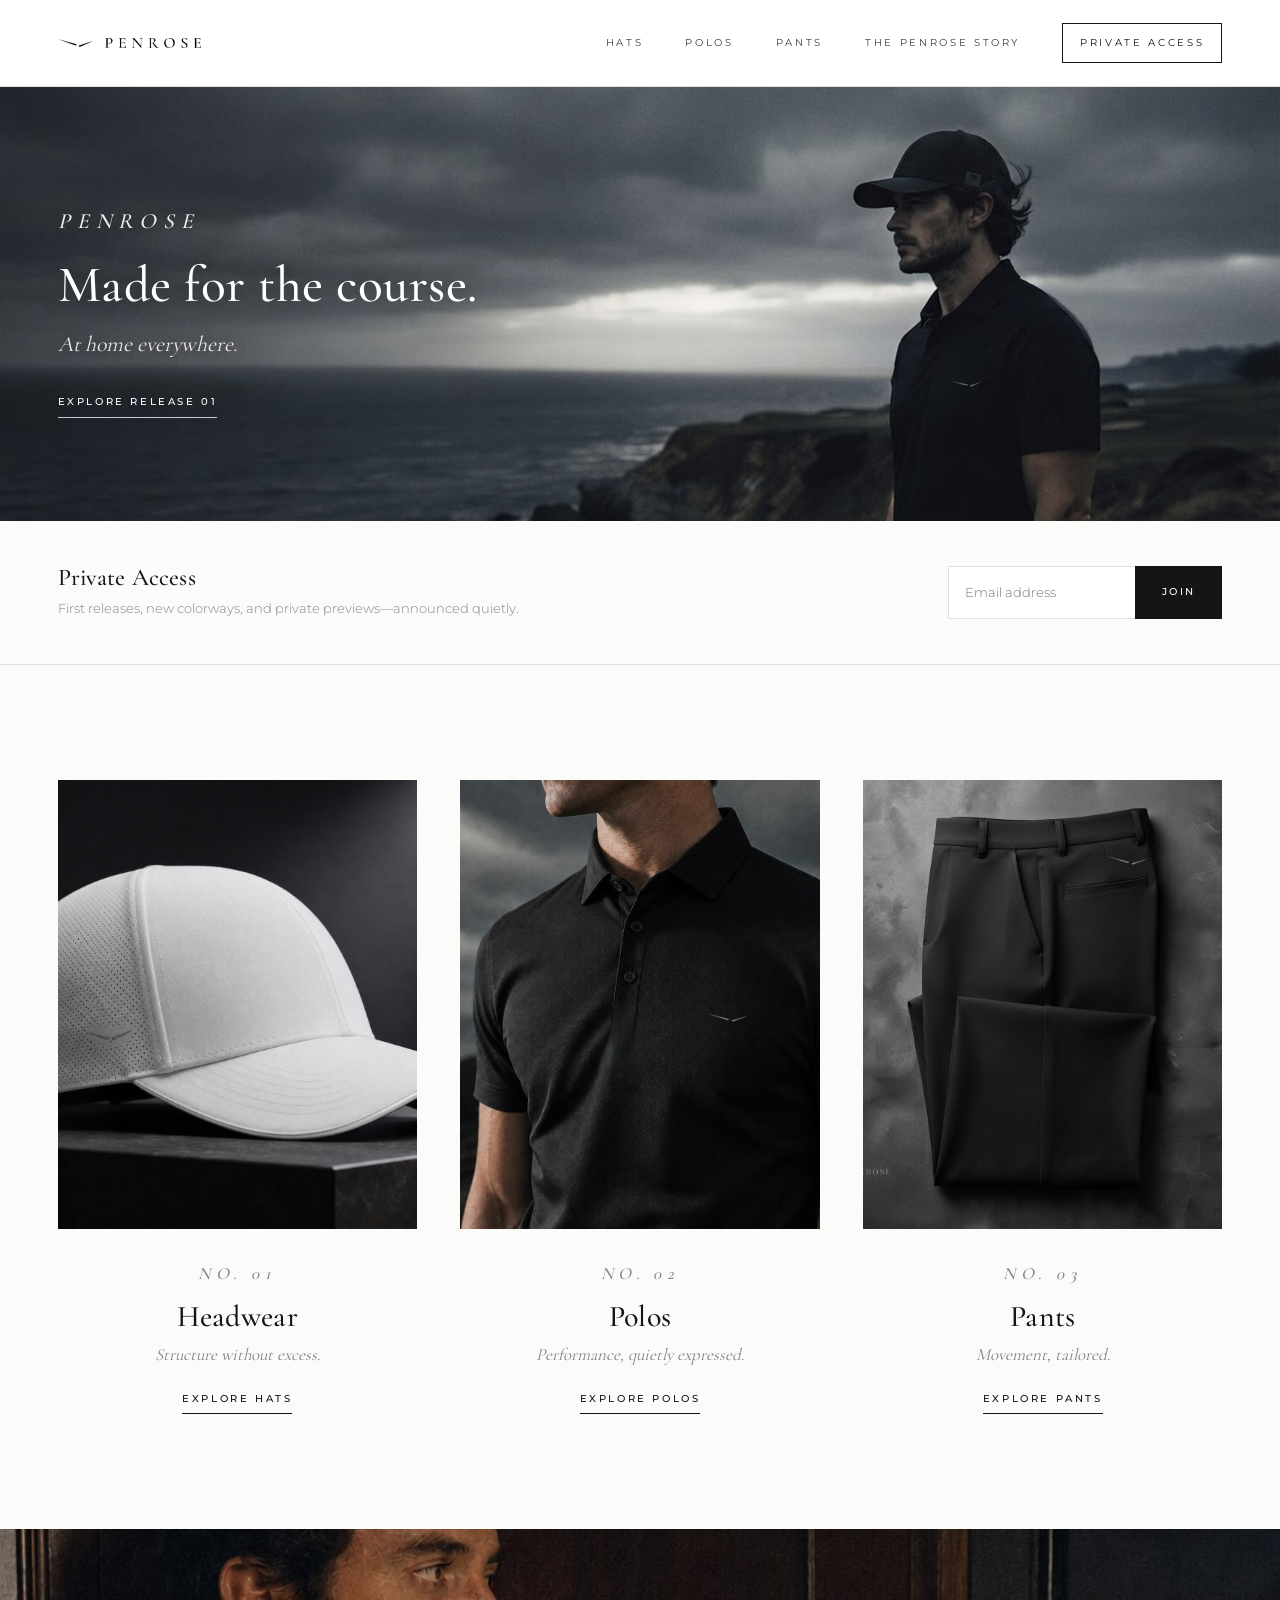
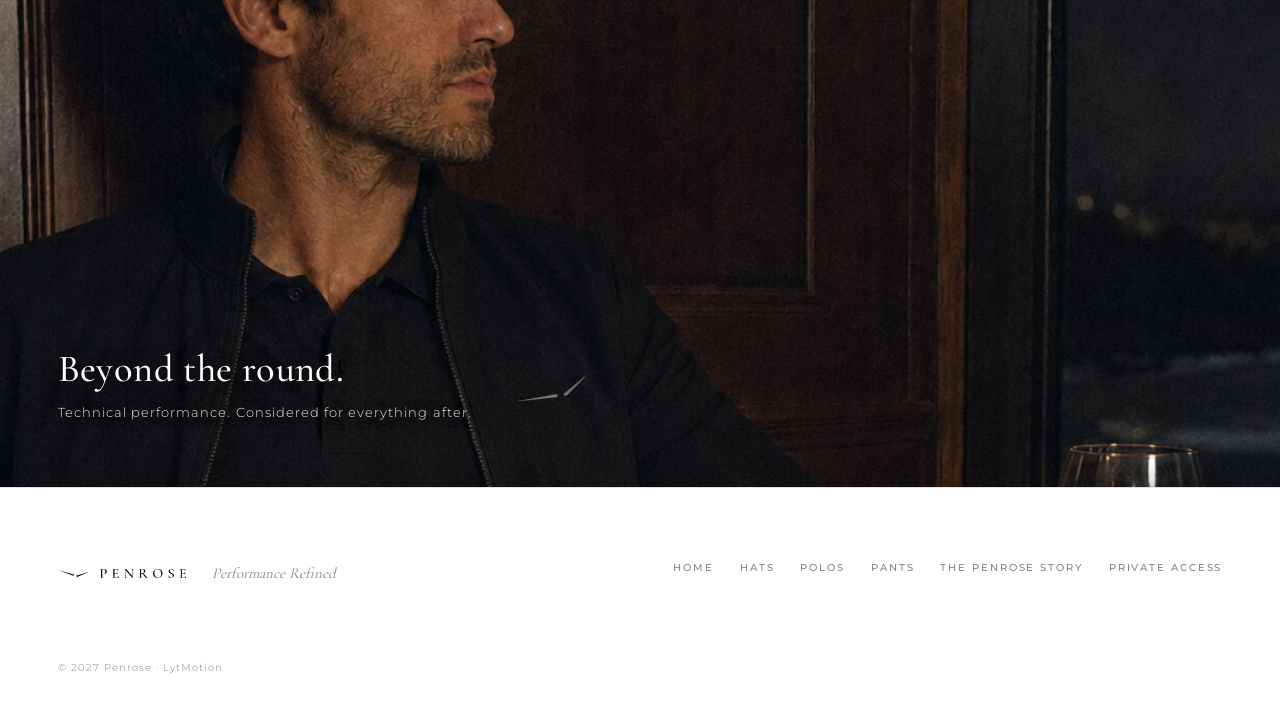
<file: penrose-atelier-final/index.html>
<!doctype html><html lang="en"><head><script>document.documentElement.classList.add("js")</script><meta charset="utf-8"><meta name="viewport" content="width=device-width,initial-scale=1"><title>PENROSE — Made for the course. At home everywhere.</title><meta name="description" content="Luxury golf-performance apparel. Coastal European elegance, private-club restraint."><link rel="stylesheet" href="assets/css/style.css"></head><body><header class="nav"><div class="nav-inner"><a class="brand" href="index.html"><img class="wing" src="assets/img/penrose-wing-master.svg" alt=""><img class="wordmark" src="assets/img/penrose-wordmark-master.png" alt="PENROSE"></a><button class="menu-btn" aria-expanded="false">Menu</button><nav class="nav-links"><a href="hats.html">Hats</a><a href="polos.html">Polos</a><a href="pants.html">Pants</a><a href="story.html">The Penrose Story</a><a class="nav-access" href="access.html">Private Access</a></nav></div></header><main>
<section class="banner"><img src="assets/img/editorial-model.jpg" alt="A Penrose golfer above a coastal links, standing to the right of frame">
<div class="banner-copy"><p class="eyebrow">Penrose</p><h1>Made for the course.</h1><p>At home everywhere.</p>
<a class="tlink" href="polos.html">Explore Release 01</a></div></section>
<section class="access-strip"><div class="access-inner"><div><h2>Private Access</h2><p class="note">First releases, new colorways, and private previews—announced quietly.</p></div><form class="access-form" action="/api/access" method="post"><input type="email" name="email" placeholder="Email address" autocomplete="email" required aria-label="Email address"><button type="submit">Join</button></form></div></section>
<section class="cats reveal">
<a class="cat" href="hats.html"><figure><img src="assets/img/cap-white.png" alt="Penrose cap in white, studio still life"></figure>
<div class="cat-body"><p class="eyebrow">No. 01</p><h2>Headwear</h2><p>Structure without excess.</p><span class="tlink">Explore Hats</span></div></a>
<a class="cat" href="polos.html"><figure><img src="assets/img/detail-collar.jpg" alt="Penrose polo worn, collar detail" style="object-position:center 20%"></figure>
<div class="cat-body"><p class="eyebrow">No. 02</p><h2>Polos</h2><p>Performance, quietly expressed.</p><span class="tlink">Explore Polos</span></div></a>
<a class="cat" href="pants.html"><figure><img src="assets/img/trouser.jpg" alt="Penrose performance pant, folded still life"></figure>
<div class="cat-body"><p class="eyebrow">No. 03</p><h2>Pants</h2><p>Movement, tailored.</p><span class="tlink">Explore Pants</span></div></a>
</section>
<section class="statement reveal"><img src="assets/img/dinner.jpg" alt="After the round — dinner at a coastal club" style="object-position:center 30%">
<div class="statement-copy"><h2>Beyond the round.</h2><p>Technical performance. Considered for everything after.</p></div></section>
</main><footer><div class="foot-inner"><div class="foot-brand"><img class="wing" src="assets/img/penrose-wing-master.svg" alt=""><img class="wordmark" src="assets/img/penrose-wordmark-master.png" alt="PENROSE"><p>Performance Refined</p></div><nav class="foot-nav"><a href="index.html">Home</a><a href="hats.html">Hats</a><a href="polos.html">Polos</a><a href="pants.html">Pants</a><a href="story.html">The Penrose Story</a><a href="access.html">Private Access</a></nav></div><p class="foot-legal">© 2027 Penrose · LytMotion</p></footer><script src="assets/js/site.js"></script></body></html>
</file>
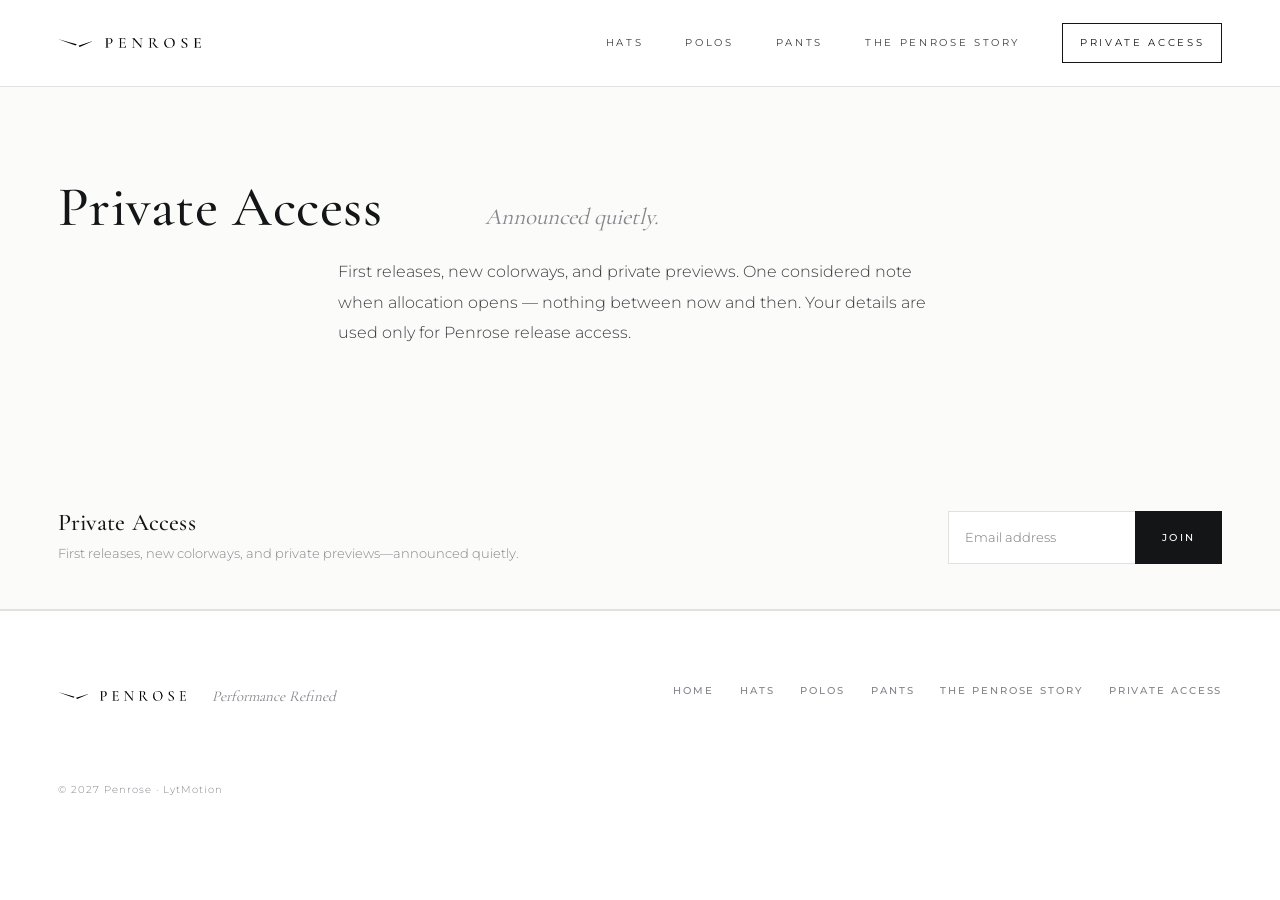
<file: penrose-atelier-final/access.html>
<!doctype html><html lang="en"><head><script>document.documentElement.classList.add("js")</script><meta charset="utf-8"><meta name="viewport" content="width=device-width,initial-scale=1"><title>Private Access — PENROSE</title><meta name="description" content="Join the Penrose private list. First releases and previews, announced quietly."><link rel="stylesheet" href="assets/css/style.css"></head><body><header class="nav"><div class="nav-inner"><a class="brand" href="index.html"><img class="wing" src="assets/img/penrose-wing-master.svg" alt=""><img class="wordmark" src="assets/img/penrose-wordmark-master.png" alt="PENROSE"></a><button class="menu-btn" aria-expanded="false">Menu</button><nav class="nav-links"><a href="hats.html">Hats</a><a href="polos.html">Polos</a><a href="pants.html">Pants</a><a href="story.html">The Penrose Story</a><a class="nav-access" href="access.html">Private Access</a></nav></div></header><main>
<section class="intro" style="padding-bottom:10px"><h1>Private Access</h1><p class="lede">Announced quietly.</p></section>
<section class="prose" style="padding-top:10px">
<p>First releases, new colorways, and private previews. One considered note when allocation opens — nothing between now and then. Your details are used only for Penrose release access.</p>
</section>
<section class="access-strip"><div class="access-inner"><div><h2>Private Access</h2><p class="note">First releases, new colorways, and private previews—announced quietly.</p></div><form class="access-form" action="/api/access" method="post"><input type="email" name="email" placeholder="Email address" autocomplete="email" required aria-label="Email address"><button type="submit">Join</button></form></div></section>
</main><footer><div class="foot-inner"><div class="foot-brand"><img class="wing" src="assets/img/penrose-wing-master.svg" alt=""><img class="wordmark" src="assets/img/penrose-wordmark-master.png" alt="PENROSE"><p>Performance Refined</p></div><nav class="foot-nav"><a href="index.html">Home</a><a href="hats.html">Hats</a><a href="polos.html">Polos</a><a href="pants.html">Pants</a><a href="story.html">The Penrose Story</a><a href="access.html">Private Access</a></nav></div><p class="foot-legal">© 2027 Penrose · LytMotion</p></footer><script src="assets/js/site.js"></script></body></html>
</file>
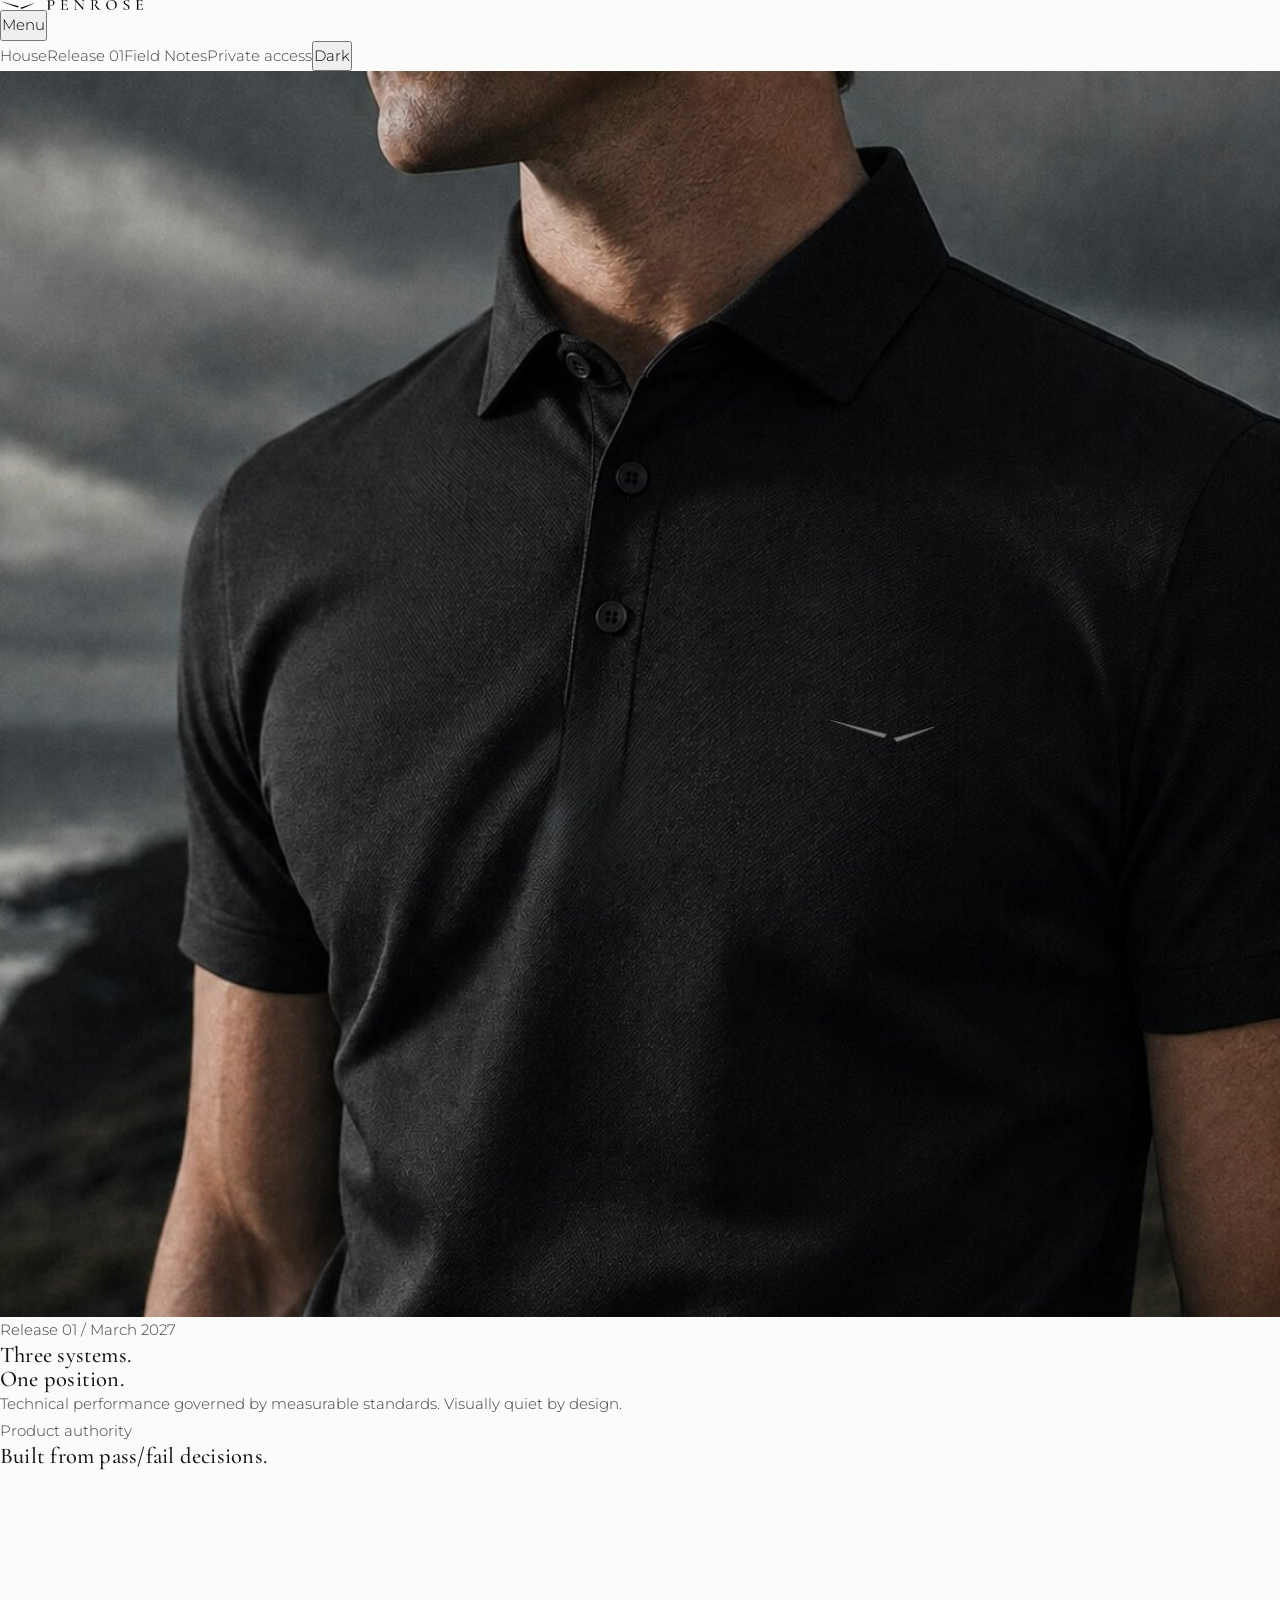
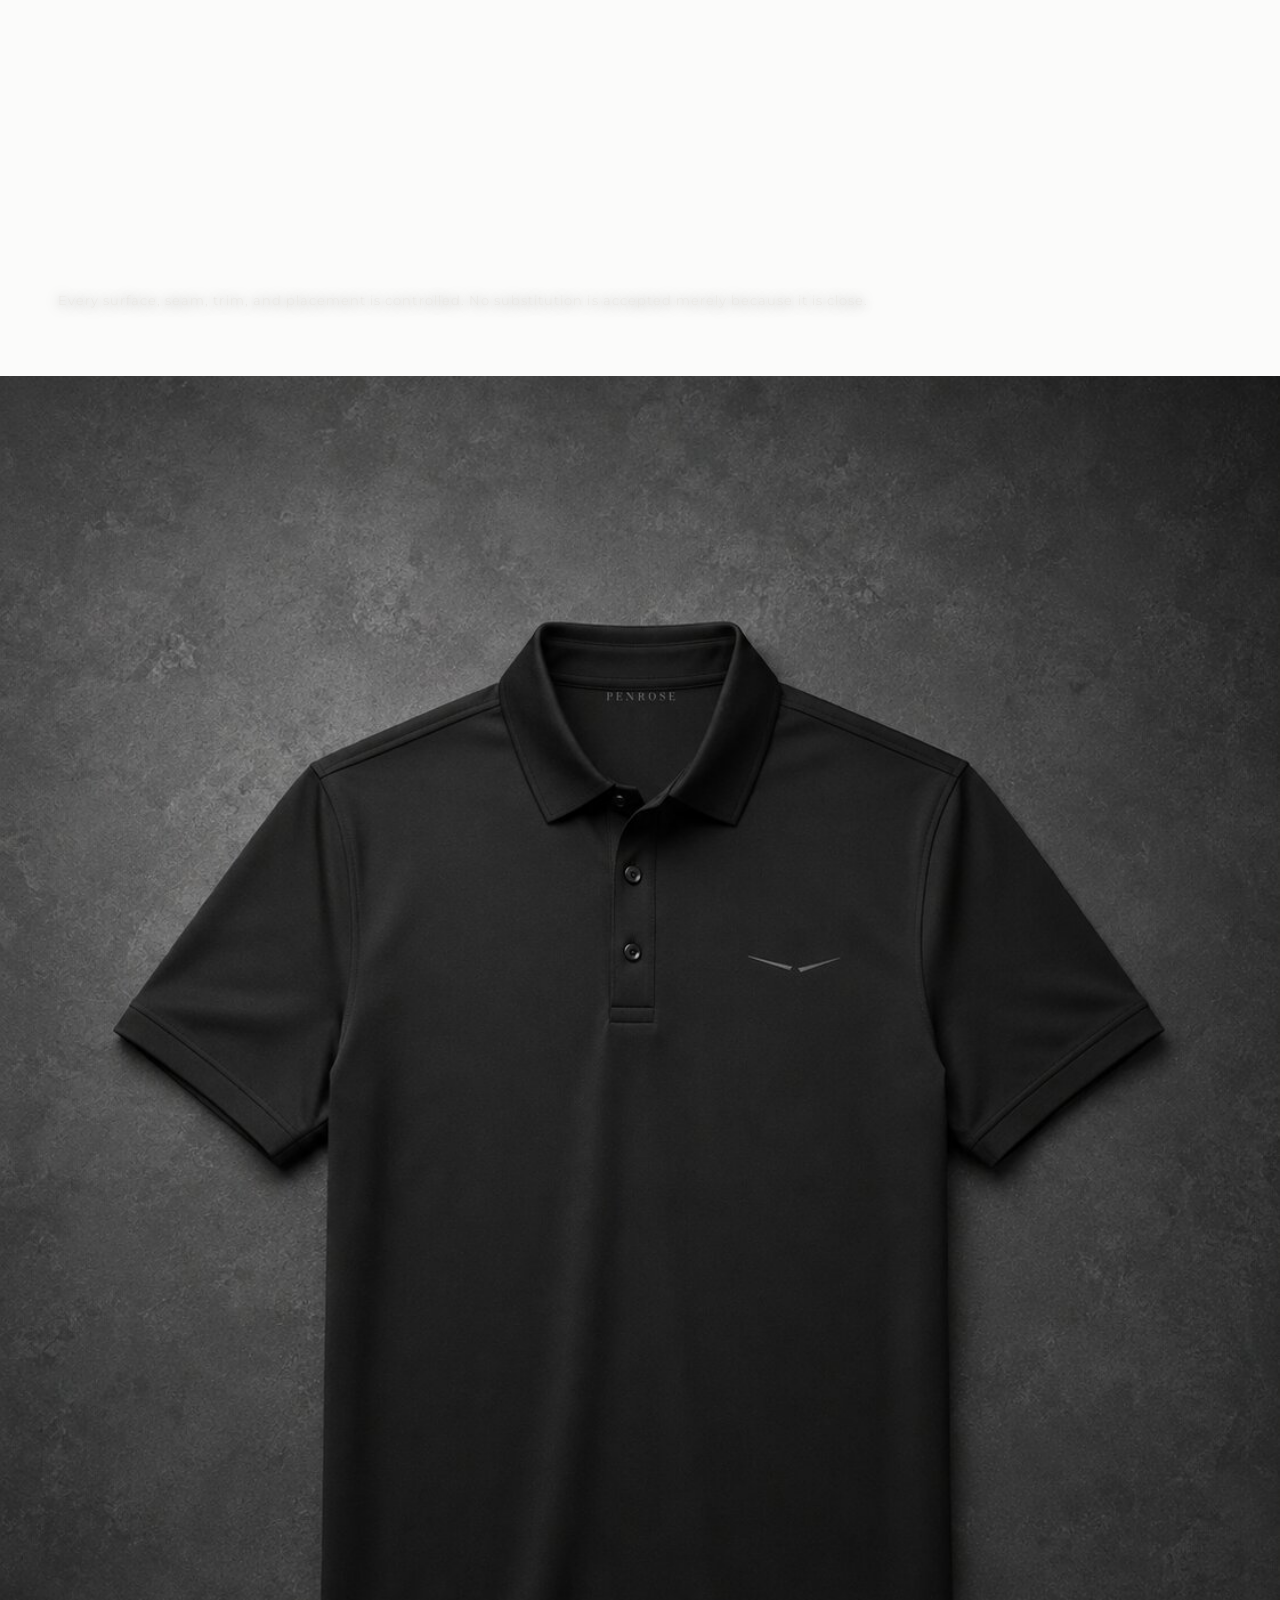
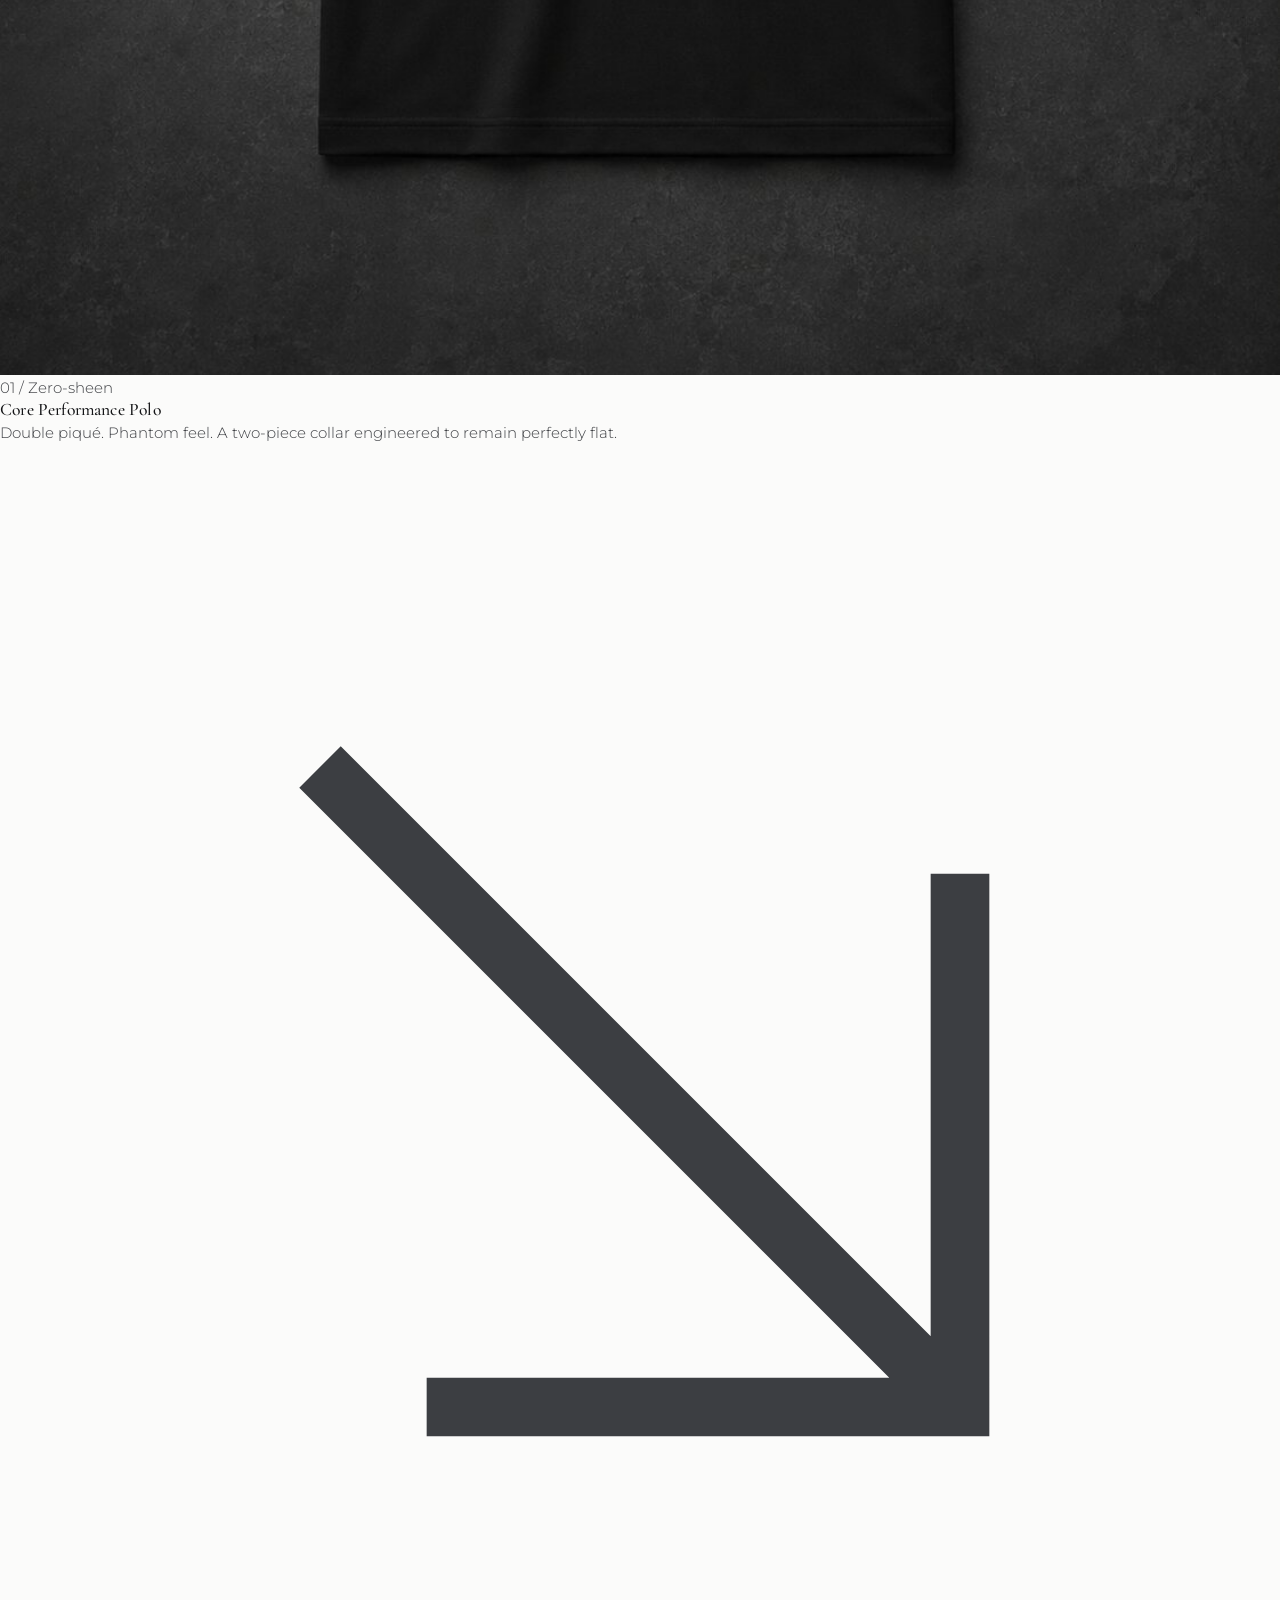
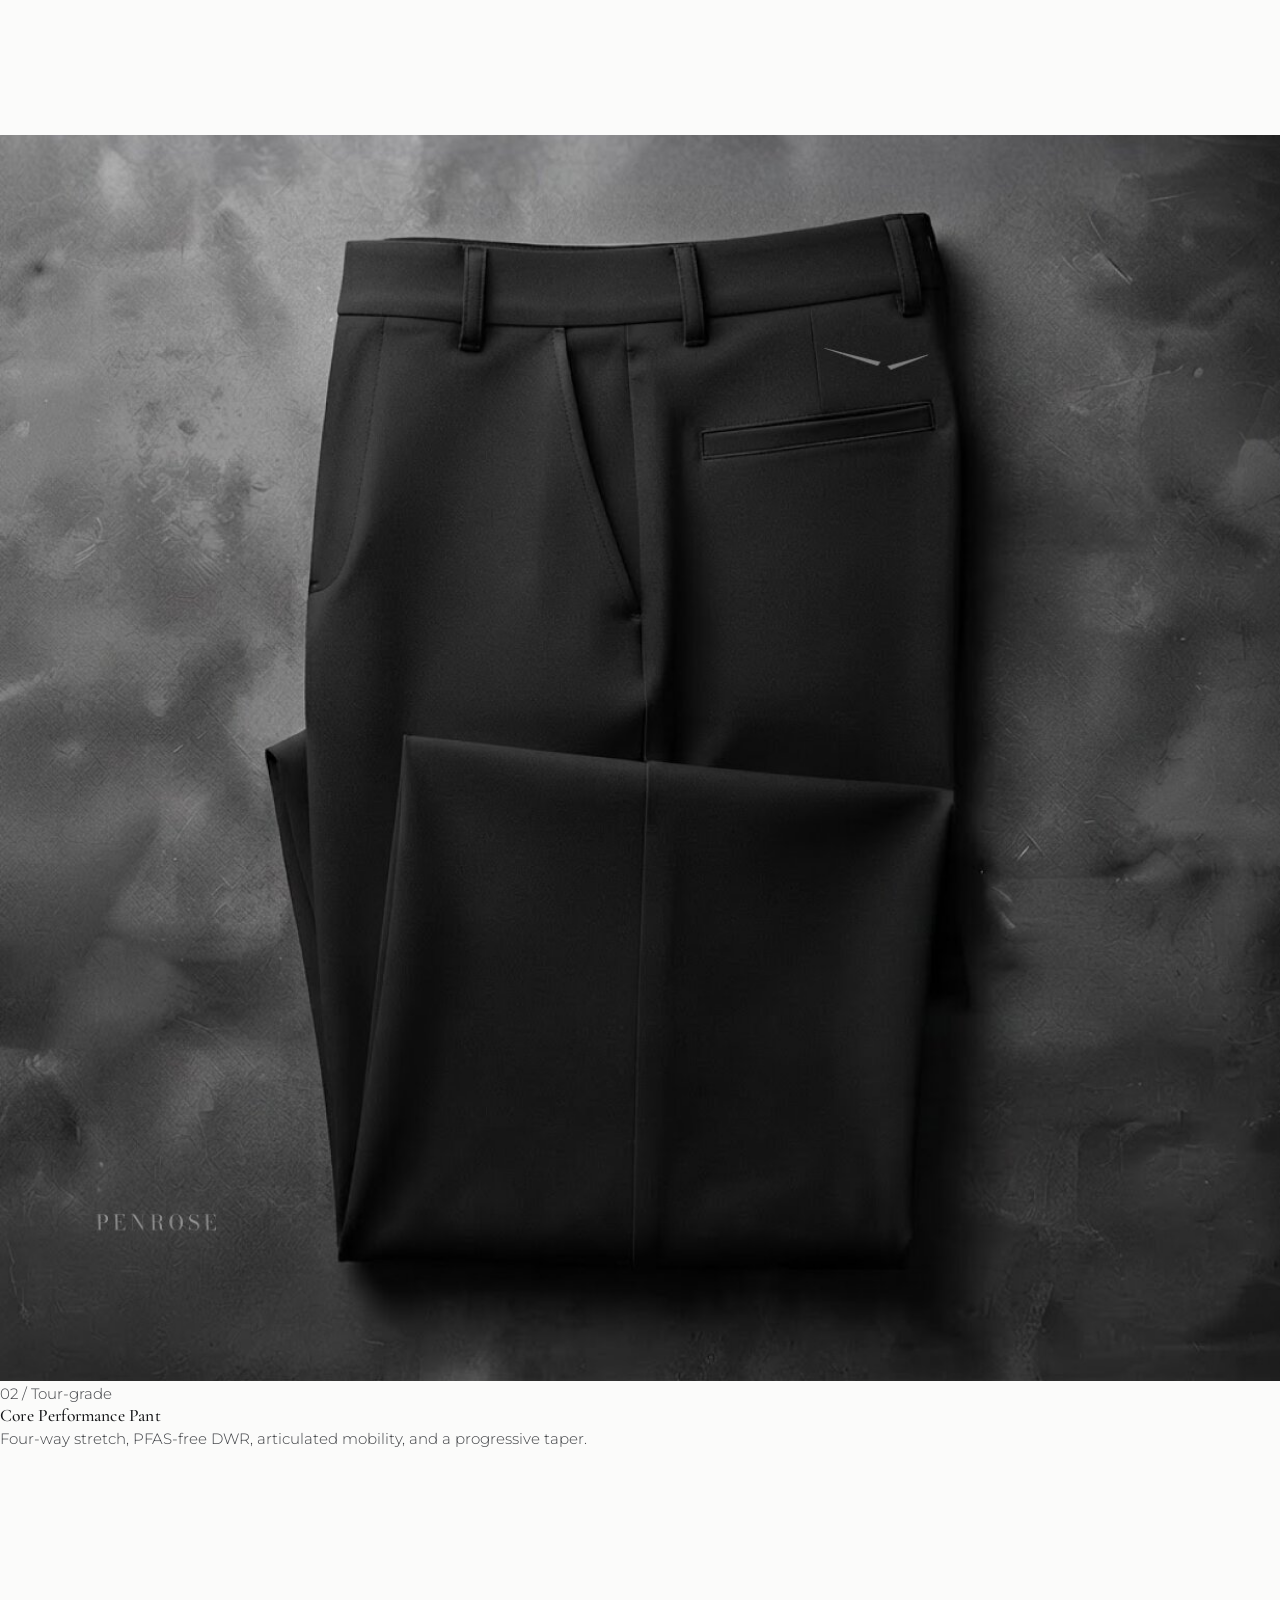
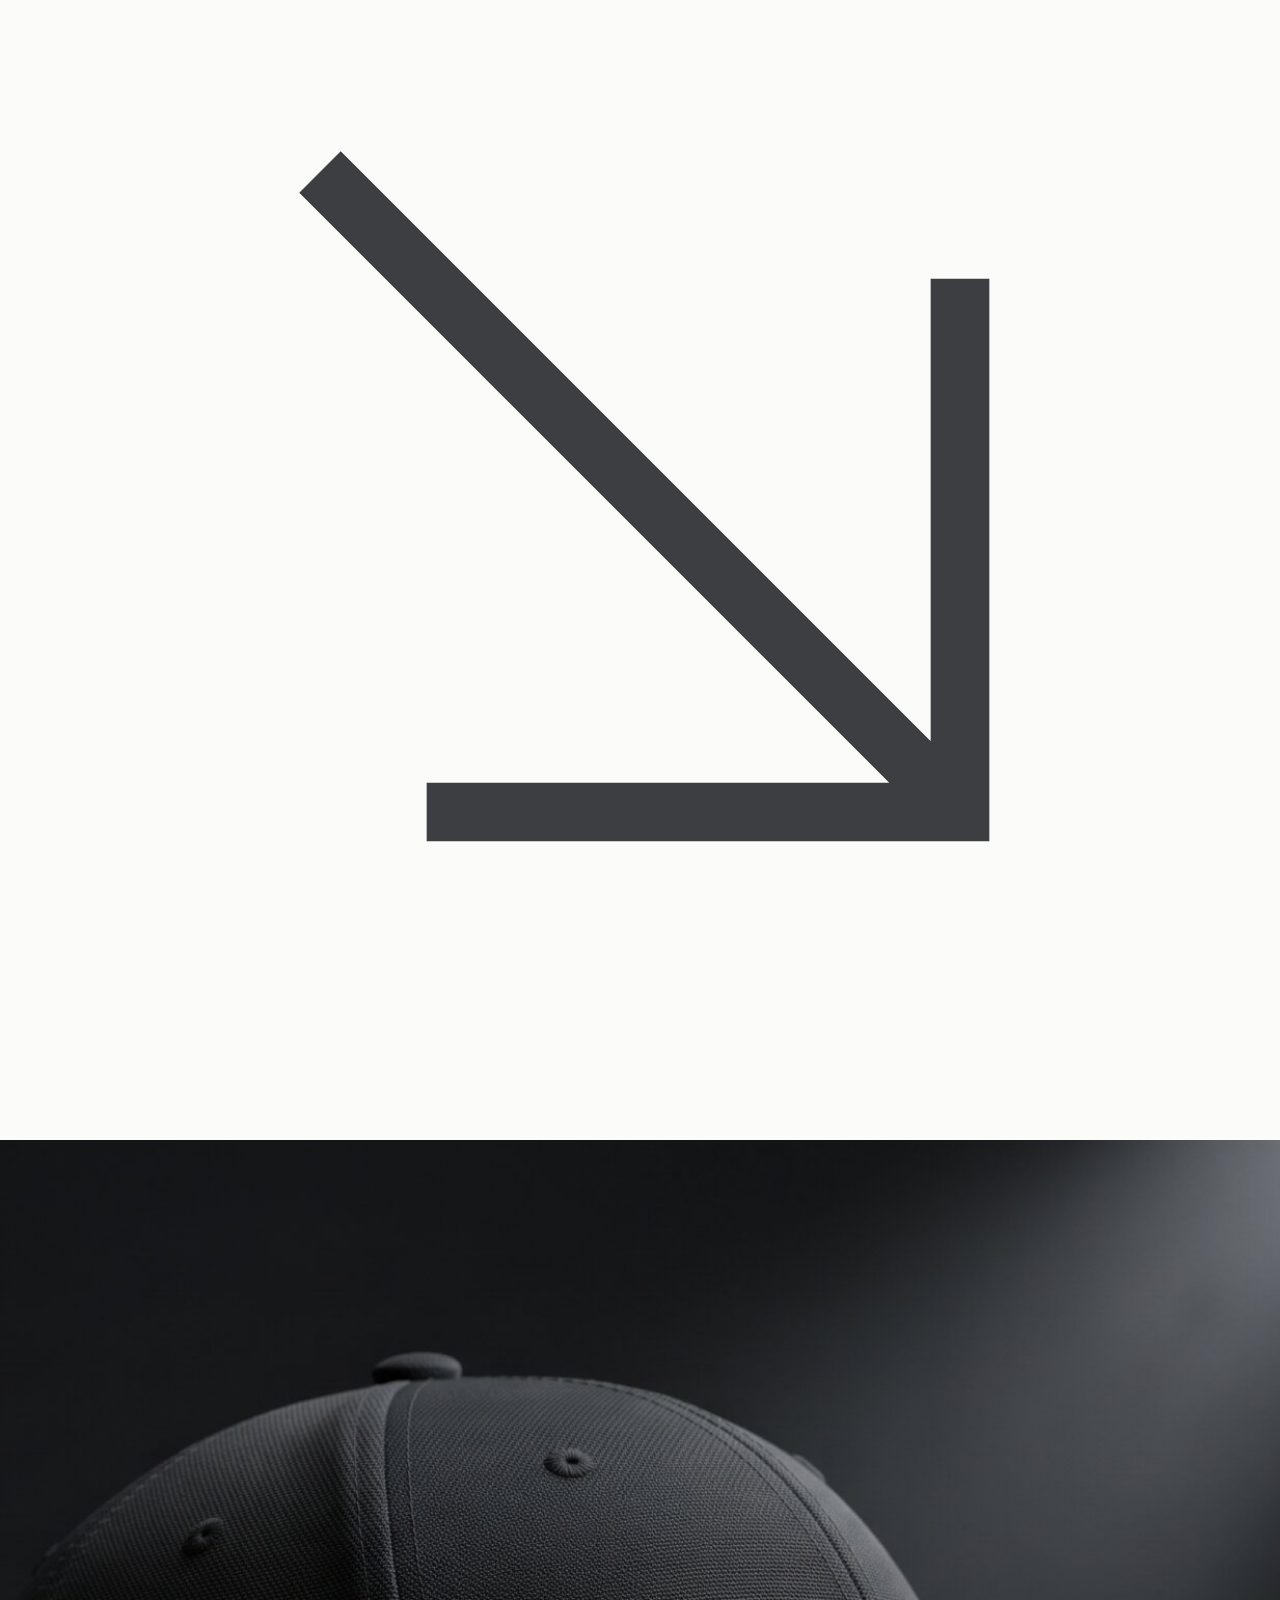
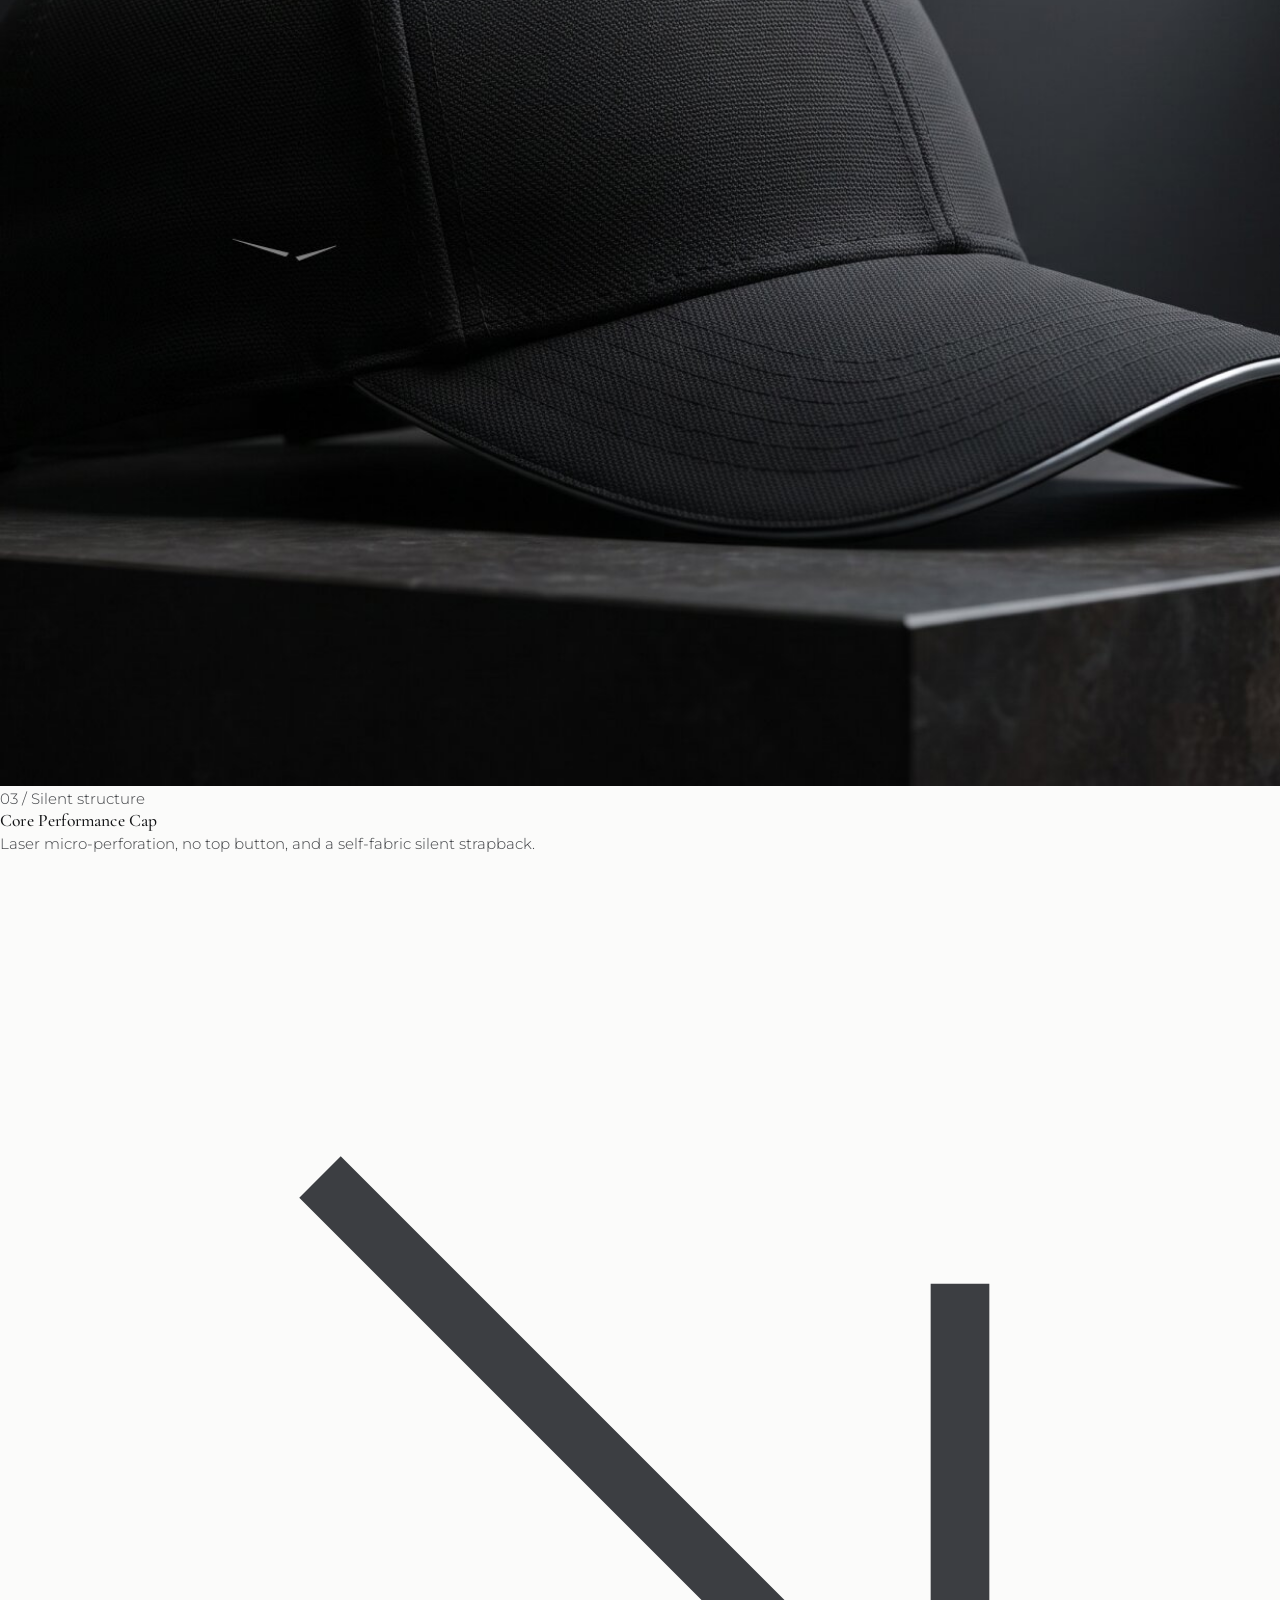
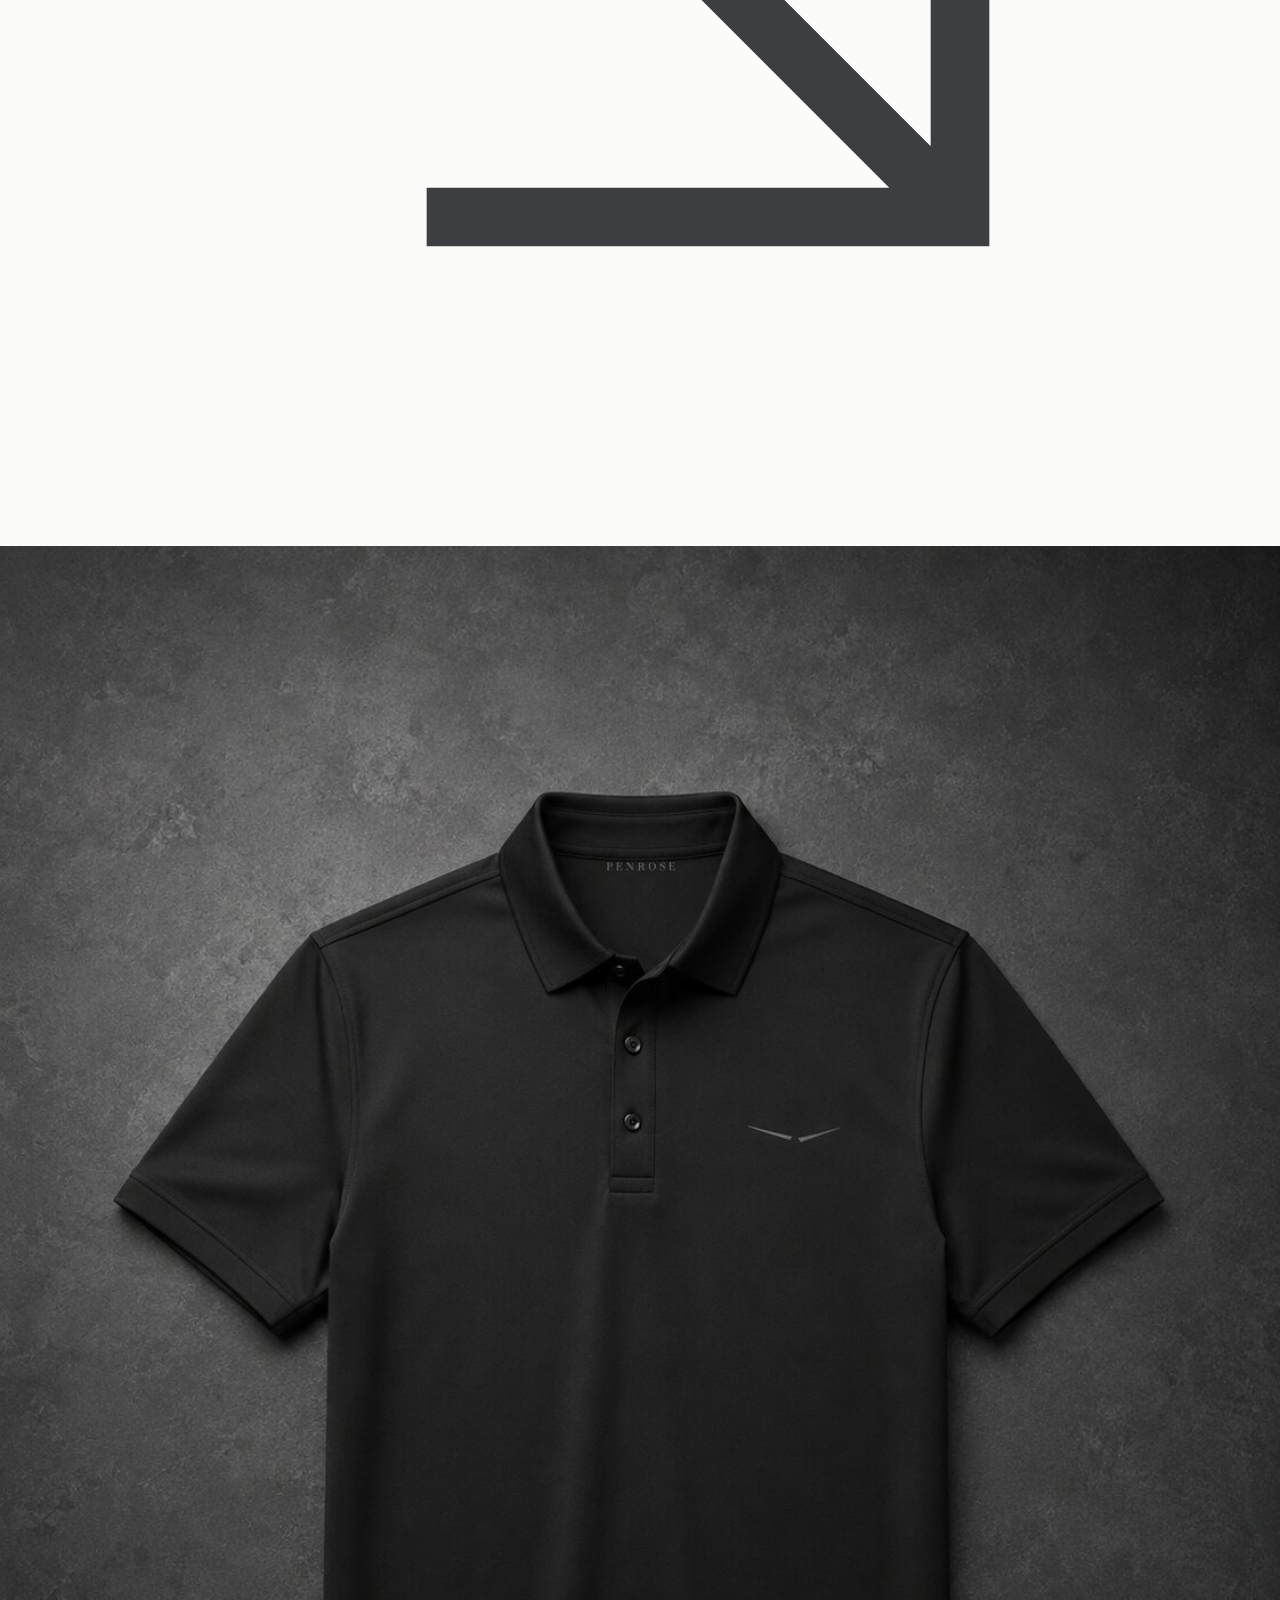
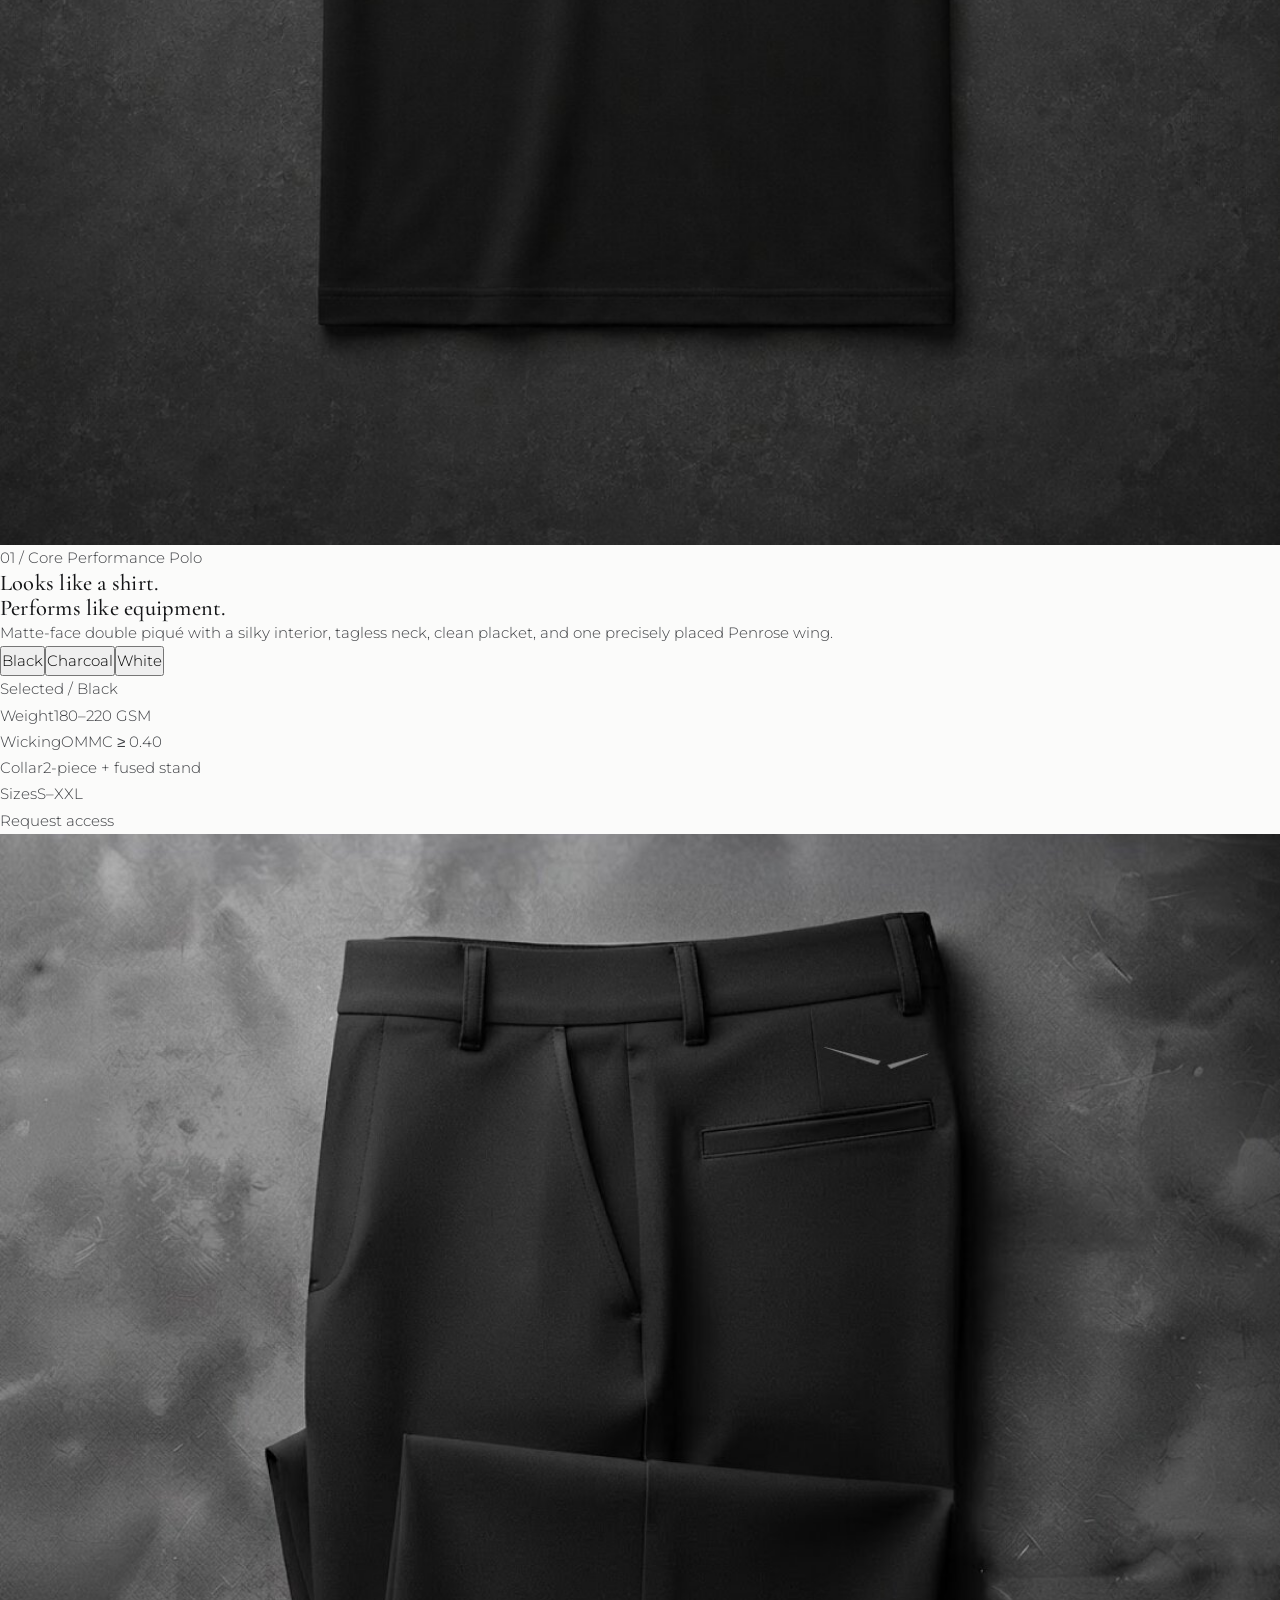
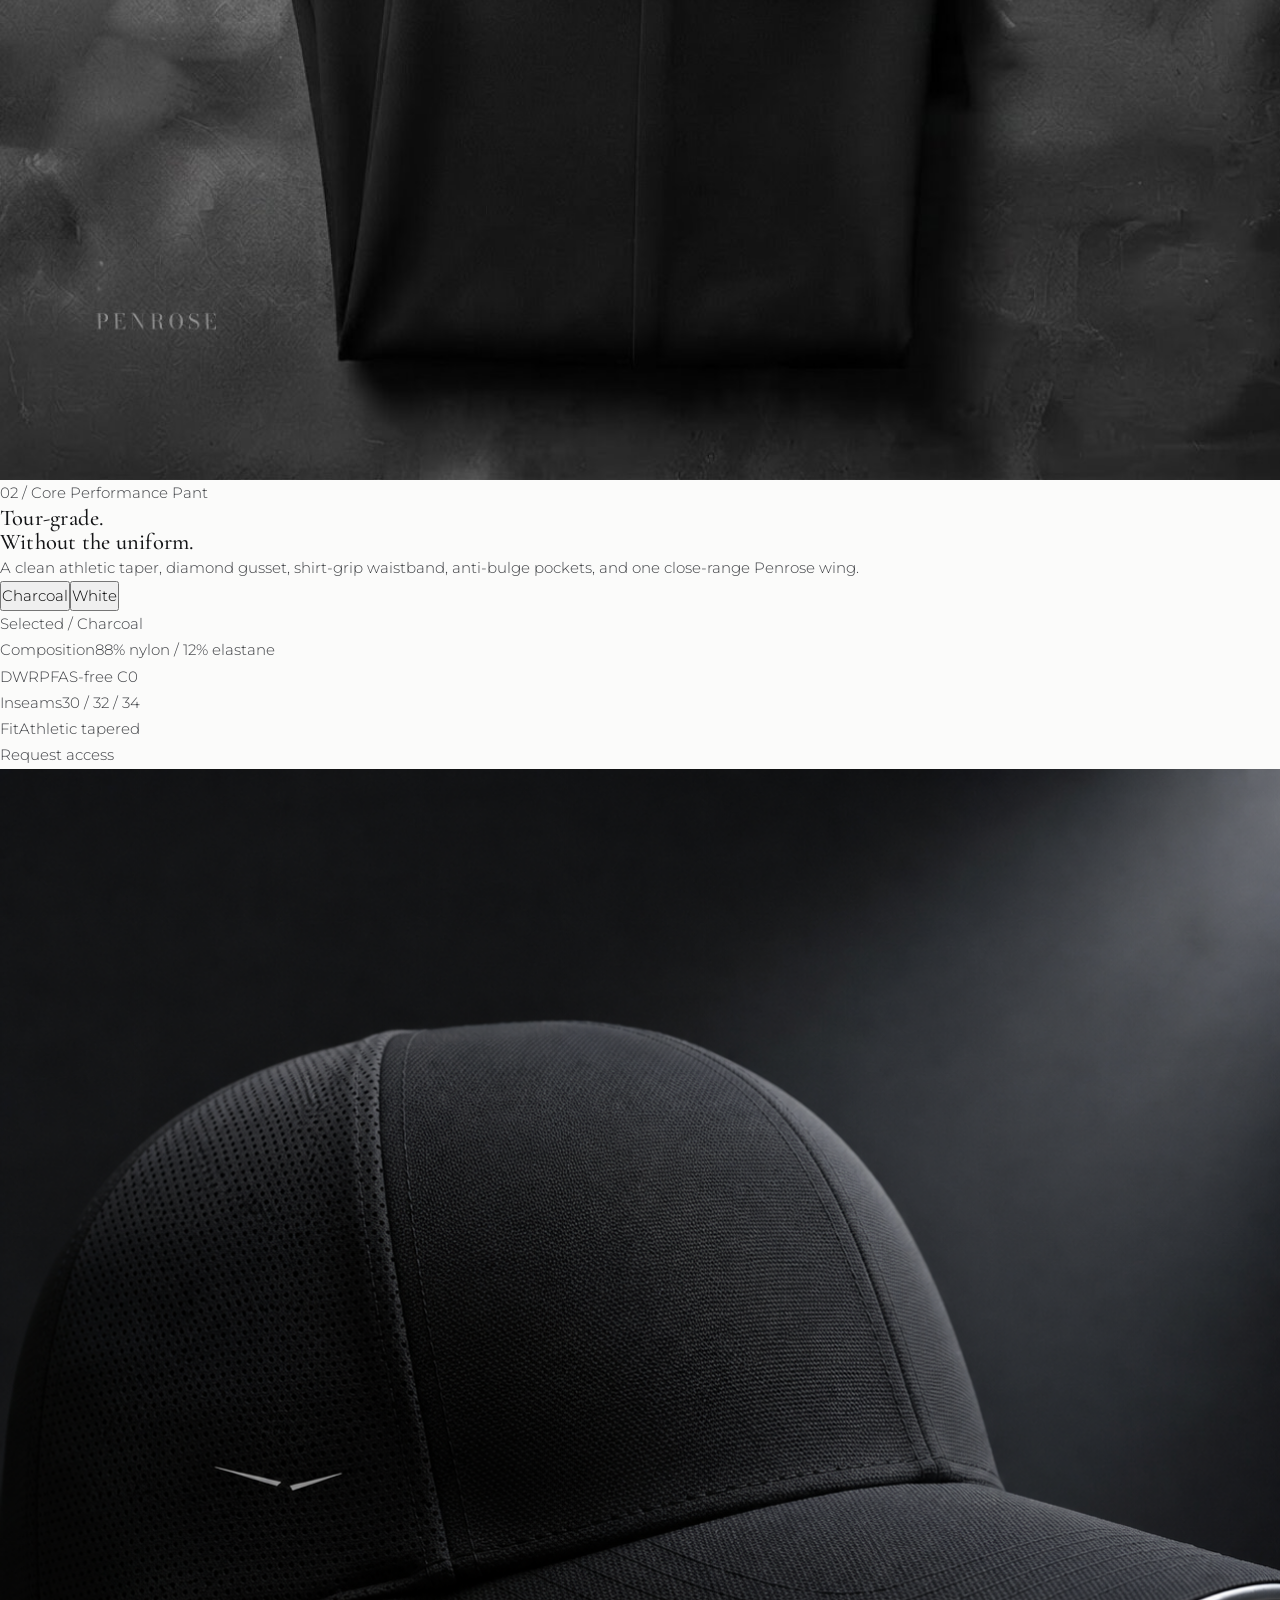
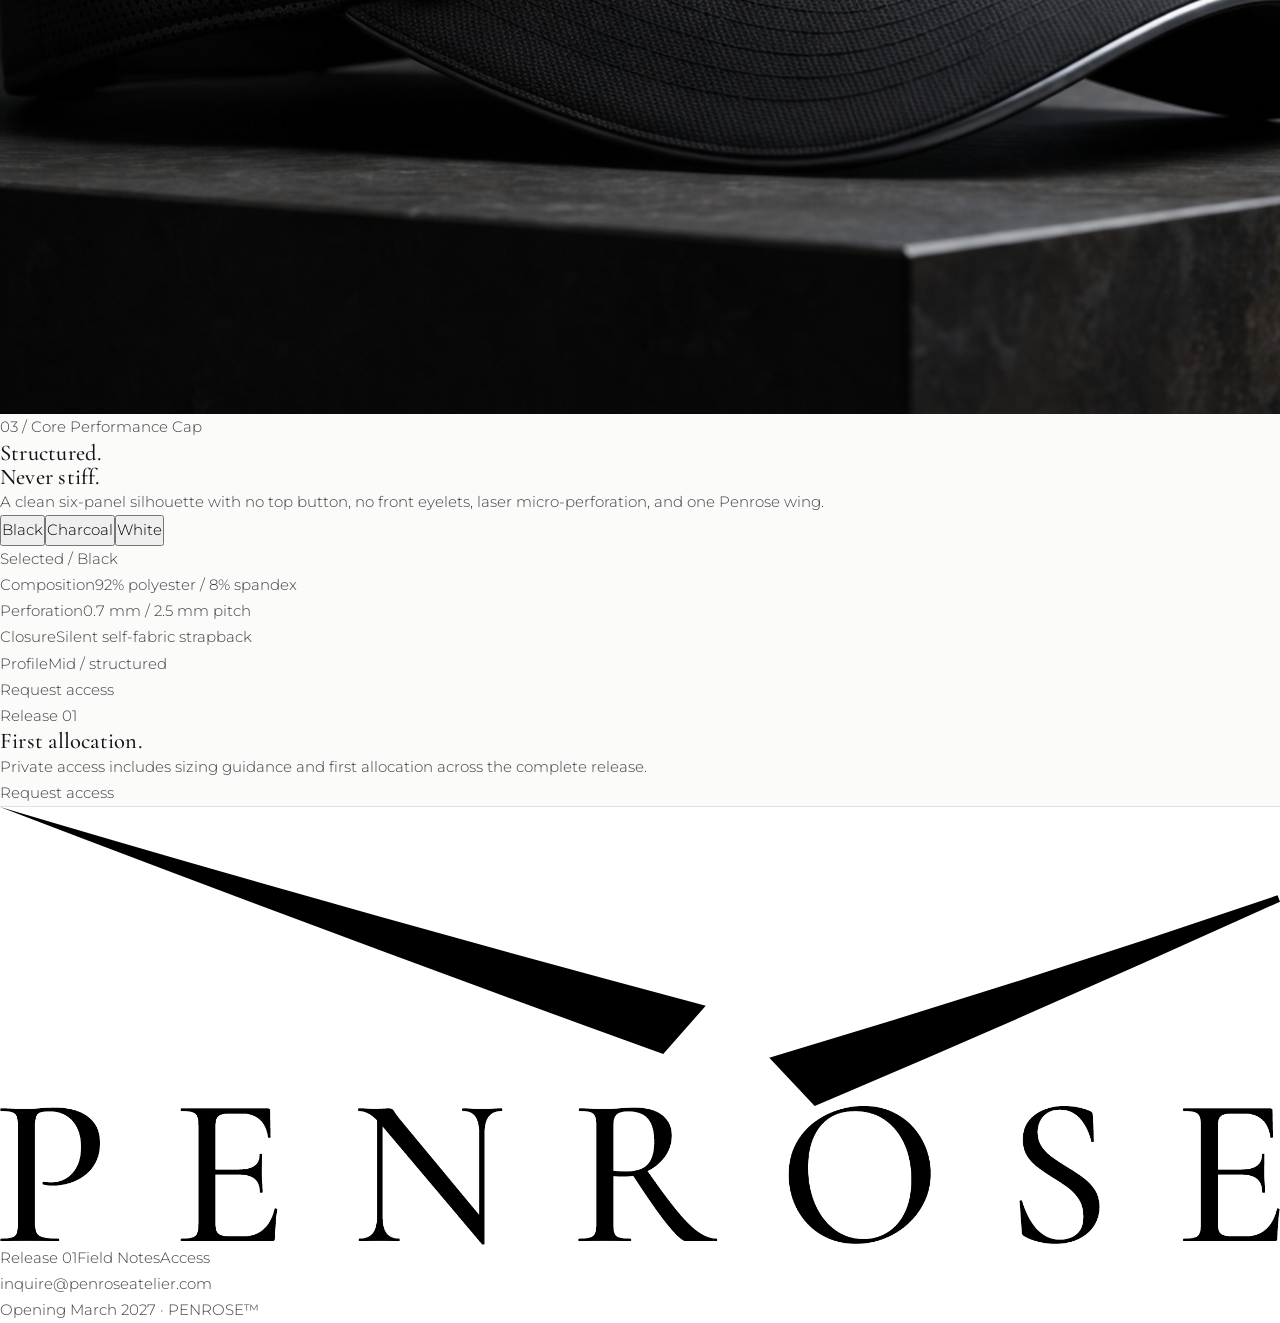
<file: penrose-atelier-final/collection.html>
<!doctype html><html lang="en"><head><script>document.documentElement.classList.add("js")</script><meta charset="utf-8"><meta name="viewport" content="width=device-width,initial-scale=1"><title>Release 01 — PENROSE</title><meta name="description" content="Core Performance Polo, Pant, and Cap. Built to supplier-controlled performance standards."><link rel="stylesheet" href="assets/css/style.css"></head><body>
<div class="progress"></div><header class="site-header"><a class="brand" href="index.html"><img class="wing" src="assets/img/penrose-wing-master.svg" alt=""><img class="wordmark" src="assets/img/penrose-wordmark-master.png" alt="PENROSE"></a><button class="menu" aria-expanded="false">Menu</button><nav class="site-nav"><a href="index.html">House</a><a class="active" href="collection.html">Release 01</a><a href="course.html">Field Notes</a><a class="access-link" href="access.html">Private access</a><button class="theme-toggle" type="button" aria-label="Switch to dark mode">Dark</button></nav></header>
<main>
<section class="hero page-hero"><img src="assets/img/detail-collar.jpg" alt="Close view of a matte performance polo"><div class="hero-copy"><p class="label">Release 01 / March 2027</p><h1>Three systems.<br>One position.</h1><p>Technical performance governed by measurable standards. Visually quiet by design.</p></div></section>
<section class="chapter"><div class="chapter-inner statement reveal"><div><p class="label">Product authority</p></div><div><h2>Built from pass/fail decisions.</h2><div class="rule"></div><div class="statement-copy"><p>Every surface, seam, trim, and placement is controlled. No substitution is accepted merely because it is close.</p></div></div></div></section>
<section class="chapter" style="padding-top:0"><div class="chapter-inner collection-list">
<a class="collection-item reveal" href="#polo"><img class="thumb" src="assets/img/polo.jpg" alt=""><div><p class="label">01 / Zero-sheen</p><h3>Core Performance Polo</h3></div><p>Double piqué. Phantom feel. A two-piece collar engineered to remain perfectly flat.</p><span class="arrow"><svg viewBox="0 0 24 24" fill="none" stroke="currentColor" stroke-width="1.1" aria-hidden="true"><path d="M6 6l12 12M18 8v10H8"/></svg></span></a>
<a class="collection-item reveal" href="#pant"><img class="thumb" src="assets/img/trouser.jpg" alt=""><div><p class="label">02 / Tour-grade</p><h3>Core Performance Pant</h3></div><p>Four-way stretch, PFAS-free DWR, articulated mobility, and a progressive taper.</p><span class="arrow"><svg viewBox="0 0 24 24" fill="none" stroke="currentColor" stroke-width="1.1" aria-hidden="true"><path d="M6 6l12 12M18 8v10H8"/></svg></span></a>
<a class="collection-item reveal" href="#cap"><img class="thumb" src="assets/img/cap.jpg" alt=""><div><p class="label">03 / Silent structure</p><h3>Core Performance Cap</h3></div><p>Laser micro-perforation, no top button, and a self-fabric silent strapback.</p><span class="arrow"><svg viewBox="0 0 24 24" fill="none" stroke="currentColor" stroke-width="1.1" aria-hidden="true"><path d="M6 6l12 12M18 8v10H8"/></svg></span></a>
</div></section>
<section id="polo" class="product-detail" data-product><div class="product-gallery"><img data-product-image src="assets/img/polo.jpg" alt="Core Performance Polo in black"></div><div class="product-info"><p class="label">01 / Core Performance Polo</p><h2>Looks like a shirt.<br>Performs like equipment.</h2><p>Matte-face double piqué with a silky interior, tagless neck, clean placket, and one precisely placed Penrose wing.</p><div class="colorways" aria-label="Polo colorways"><button class="colorway active" style="--swatch:#0b0c0d" data-image="assets/img/polo.jpg" data-product="Core Performance Polo" data-color="Black">Black</button><button class="colorway" style="--swatch:#414347" data-image="assets/img/polo-charcoal.png" data-product="Core Performance Polo" data-color="Charcoal">Charcoal</button><button class="colorway" style="--swatch:#fff" data-image="assets/img/polo-white.png" data-product="Core Performance Polo" data-color="White">White</button></div><p class="microcopy">Selected / <span data-color-name>Black</span></p><div class="spec-table"><div class="spec-row"><span>Weight</span><span>180–220 GSM</span></div><div class="spec-row"><span>Wicking</span><span>OMMC ≥ 0.40</span></div><div class="spec-row"><span>Collar</span><span>2-piece + fused stand</span></div><div class="spec-row"><span>Sizes</span><span>S–XXL</span></div></div><div class="product-actions"><a class="cta" href="access.html">Request access</a></div></div></section>
<section id="pant" class="product-detail" data-product><div class="product-gallery"><img data-product-image src="assets/img/trouser.jpg" alt="Core Performance Pant in charcoal"></div><div class="product-info"><p class="label">02 / Core Performance Pant</p><h2>Tour-grade.<br>Without the uniform.</h2><p>A clean athletic taper, diamond gusset, shirt-grip waistband, anti-bulge pockets, and one close-range Penrose wing.</p><div class="colorways" aria-label="Pant colorways"><button class="colorway active" style="--swatch:#414347" data-image="assets/img/trouser.jpg" data-product="Core Performance Pant" data-color="Charcoal">Charcoal</button><button class="colorway" style="--swatch:#fff" data-image="assets/img/pant-white.png" data-product="Core Performance Pant" data-color="White">White</button></div><p class="microcopy">Selected / <span data-color-name>Charcoal</span></p><div class="spec-table"><div class="spec-row"><span>Composition</span><span>88% nylon / 12% elastane</span></div><div class="spec-row"><span>DWR</span><span>PFAS-free C0</span></div><div class="spec-row"><span>Inseams</span><span>30 / 32 / 34</span></div><div class="spec-row"><span>Fit</span><span>Athletic tapered</span></div></div><div class="product-actions"><a class="cta" href="access.html">Request access</a></div></div></section>
<section id="cap" class="product-detail" data-product><div class="product-gallery"><img data-product-image src="assets/img/cap-black.png" alt="Core Performance Cap in black"></div><div class="product-info"><p class="label">03 / Core Performance Cap</p><h2>Structured.<br>Never stiff.</h2><p>A clean six-panel silhouette with no top button, no front eyelets, laser micro-perforation, and one Penrose wing.</p><div class="colorways" aria-label="Cap colorways"><button class="colorway active" style="--swatch:#0b0c0d" data-image="assets/img/cap-black.png" data-product="Core Performance Cap" data-color="Black">Black</button><button class="colorway" style="--swatch:#414347" data-image="assets/img/cap-charcoal.png" data-product="Core Performance Cap" data-color="Charcoal">Charcoal</button><button class="colorway" style="--swatch:#fff" data-image="assets/img/cap-white.png" data-product="Core Performance Cap" data-color="White">White</button></div><p class="microcopy">Selected / <span data-color-name>Black</span></p><div class="spec-table"><div class="spec-row"><span>Composition</span><span>92% polyester / 8% spandex</span></div><div class="spec-row"><span>Perforation</span><span>0.7 mm / 2.5 mm pitch</span></div><div class="spec-row"><span>Closure</span><span>Silent self-fabric strapback</span></div><div class="spec-row"><span>Profile</span><span>Mid / structured</span></div></div><div class="product-actions"><a class="cta" href="access.html">Request access</a></div></div></section>
<section class="chapter access-section"><div class="chapter-inner access-grid reveal"><div><p class="label">Release 01</p><h2>First allocation.</h2></div><div><p>Private access includes sizing guidance and first allocation across the complete release.</p><a class="cta" href="access.html">Request access</a></div></div></section>
</main><footer><a class="footer-brand" href="index.html"><img class="wing" src="assets/img/penrose-wing-master.svg" alt=""><img class="wordmark" src="assets/img/penrose-wordmark-master.png" alt="PENROSE"></a><nav><a href="collection.html">Release 01</a><a href="course.html">Field Notes</a><a href="access.html">Access</a></nav><div class="footer-meta"><a href="mailto:inquire@penroseatelier.com">inquire@penroseatelier.com</a><p>Opening March 2027 · PENROSE™</p></div></footer><script src="assets/js/site.js"></script></body></html>
</file>
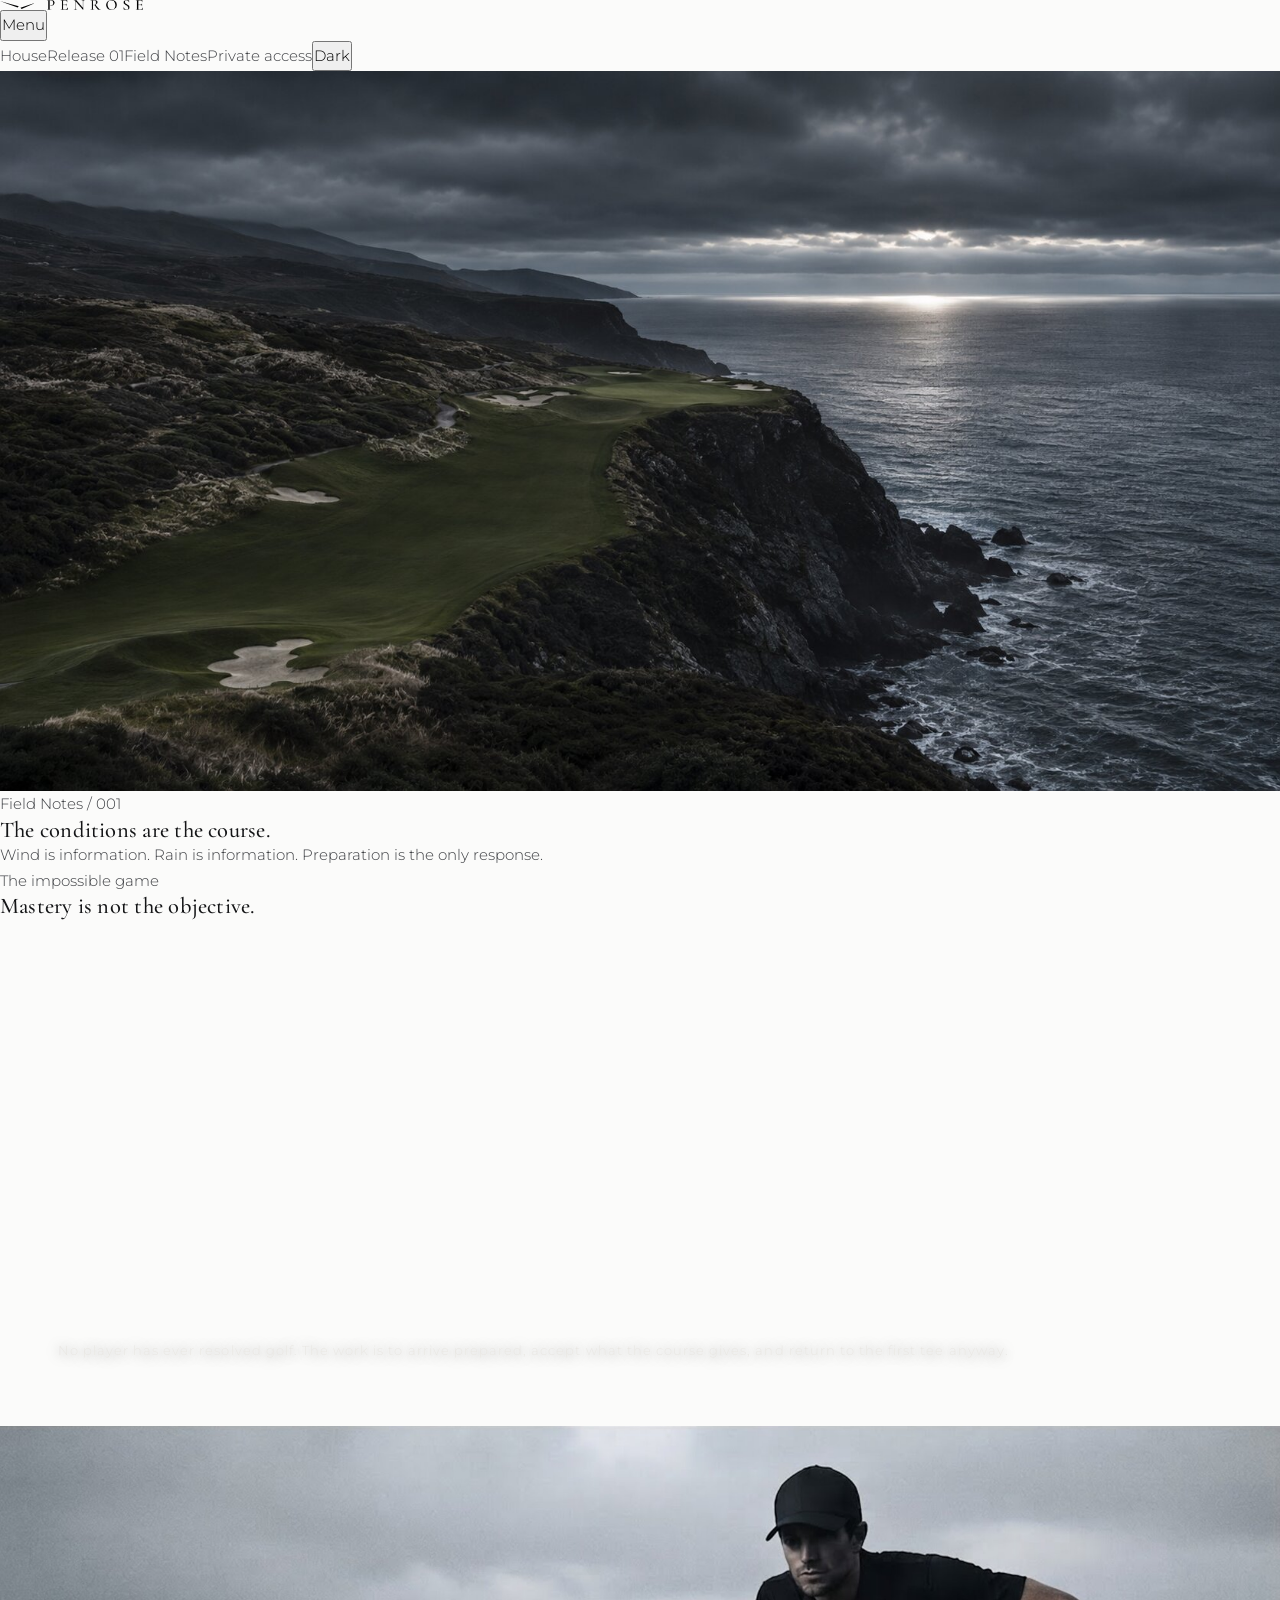
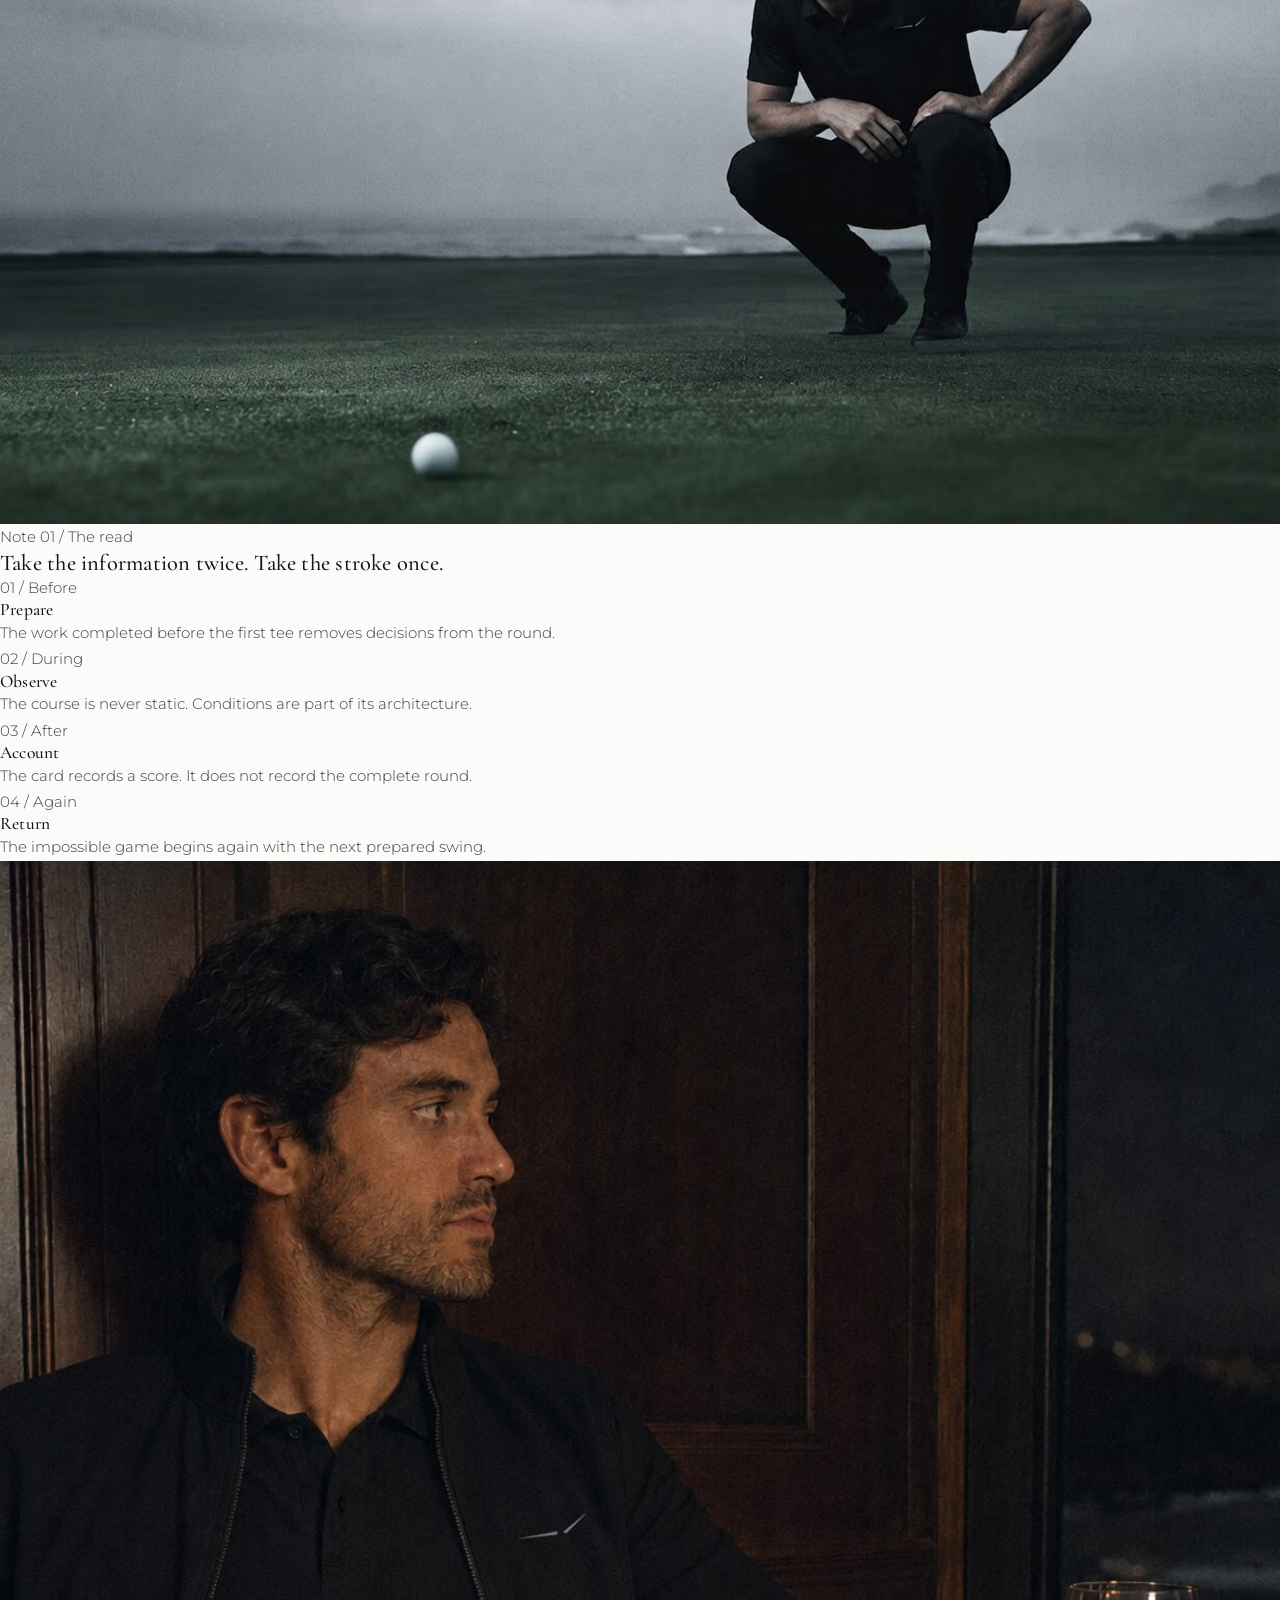
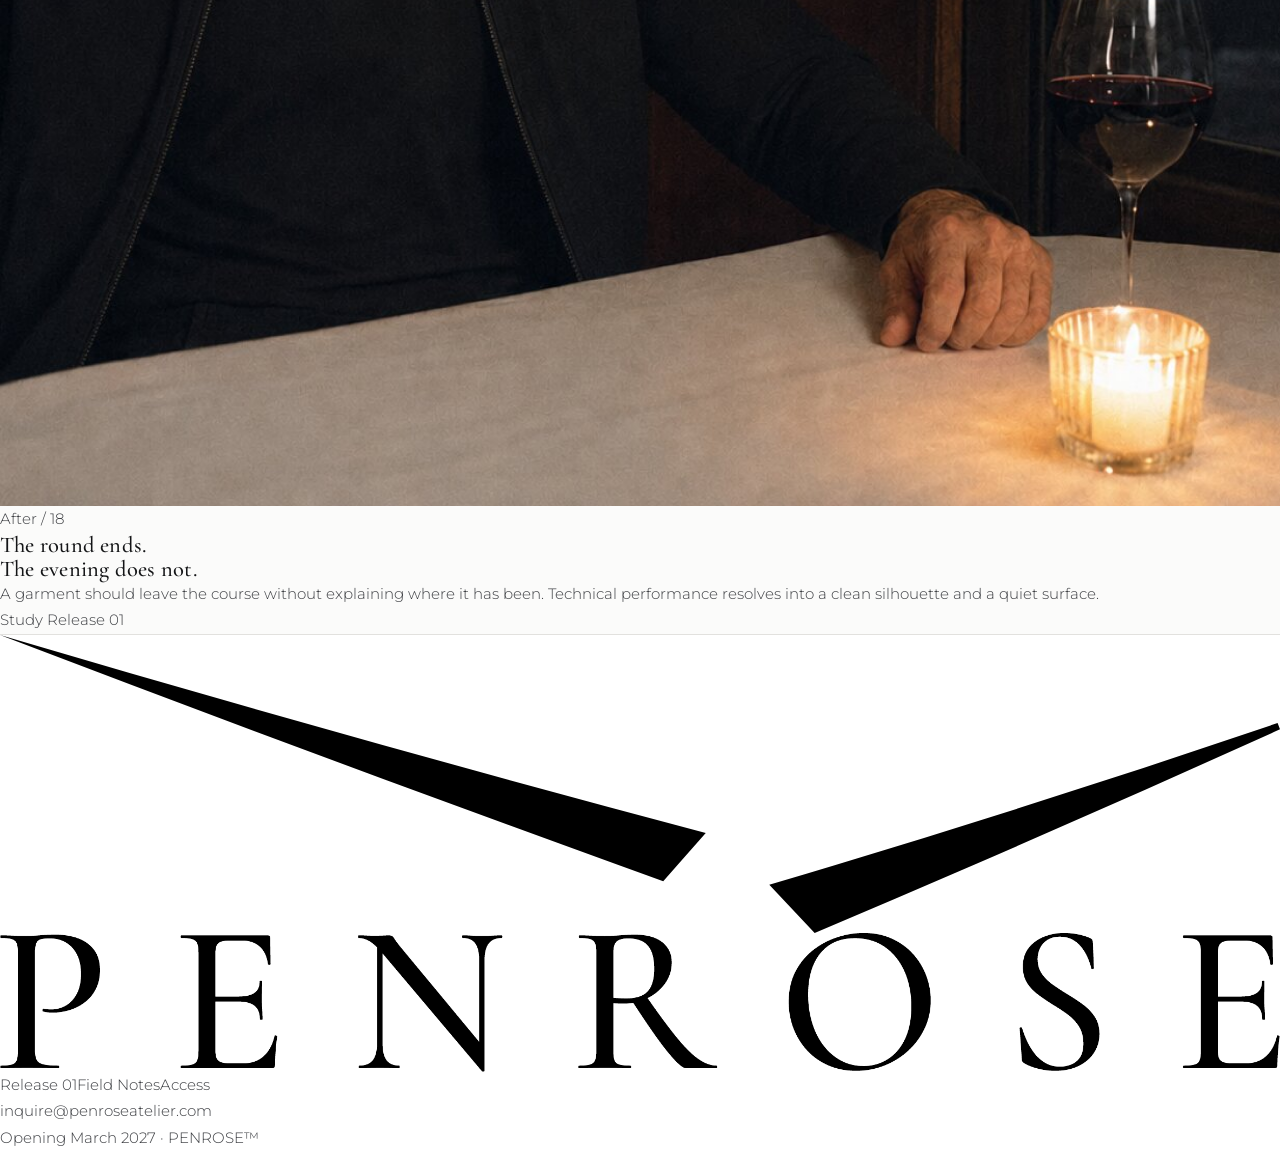
<file: penrose-atelier-final/course.html>
<!doctype html><html lang="en"><head><script>document.documentElement.classList.add("js")</script><meta charset="utf-8"><meta name="viewport" content="width=device-width,initial-scale=1"><title>Field Notes — PENROSE</title><meta name="description" content="Field Notes from the impossible game. Conditions, preparation, and quiet obsession."><link rel="stylesheet" href="assets/css/style.css"></head><body>
<div class="progress"></div><header class="site-header"><a class="brand" href="index.html"><img class="wing" src="assets/img/penrose-wing-master.svg" alt=""><img class="wordmark" src="assets/img/penrose-wordmark-master.png" alt="PENROSE"></a><button class="menu" aria-expanded="false">Menu</button><nav class="site-nav"><a href="index.html">House</a><a href="collection.html">Release 01</a><a class="active" href="course.html">Field Notes</a><a class="access-link" href="access.html">Private access</a><button class="theme-toggle" type="button" aria-label="Switch to dark mode">Dark</button></nav></header>
<main>
<section class="hero page-hero"><img src="assets/img/aerial.jpg" alt="A links course cut into a hard coastline"><div class="hero-copy"><p class="label">Field Notes / 001</p><h1>The conditions are the course.</h1><p>Wind is information. Rain is information. Preparation is the only response.</p></div></section>
<section class="chapter"><div class="chapter-inner statement reveal"><div><p class="label">The impossible game</p></div><div><h2>Mastery is not the objective.</h2><div class="rule"></div><div class="statement-copy"><p>No player has ever resolved golf. The work is to arrive prepared, accept what the course gives, and return to the first tee anyway.</p></div></div></div></section>
<section class="field-image"><img src="assets/img/putt.jpg" alt="Player reading a putt in wet conditions"><div class="field-quote reveal"><p class="label">Note 01 / The read</p><h2>Take the information twice. Take the stroke once.</h2></div></section>
<section class="chapter"><div class="chapter-inner"><div class="anchors reveal"><article class="anchor"><span class="num">01 / Before</span><h3>Prepare</h3><p>The work completed before the first tee removes decisions from the round.</p></article><article class="anchor"><span class="num">02 / During</span><h3>Observe</h3><p>The course is never static. Conditions are part of its architecture.</p></article><article class="anchor"><span class="num">03 / After</span><h3>Account</h3><p>The card records a score. It does not record the complete round.</p></article><article class="anchor"><span class="num">04 / Again</span><h3>Return</h3><p>The impossible game begins again with the next prepared swing.</p></article></div></div></section>
<section class="black-panel product-story"><div class="product-visual"><img src="assets/img/dinner.jpg" alt="A quiet clubhouse room after the round"></div><div class="product-content reveal"><p class="label">After / 18</p><h2>The round ends.<br>The evening does not.</h2><p class="lead">A garment should leave the course without explaining where it has been. Technical performance resolves into a clean silhouette and a quiet surface.</p><a class="cta" href="collection.html">Study Release 01</a></div></section>
</main><footer><a class="footer-brand" href="index.html"><img class="wing" src="assets/img/penrose-wing-master.svg" alt=""><img class="wordmark" src="assets/img/penrose-wordmark-master.png" alt="PENROSE"></a><nav><a href="collection.html">Release 01</a><a href="course.html">Field Notes</a><a href="access.html">Access</a></nav><div class="footer-meta"><a href="mailto:inquire@penroseatelier.com">inquire@penroseatelier.com</a><p>Opening March 2027 · PENROSE™</p></div></footer><script src="assets/js/site.js"></script></body></html>
</file>
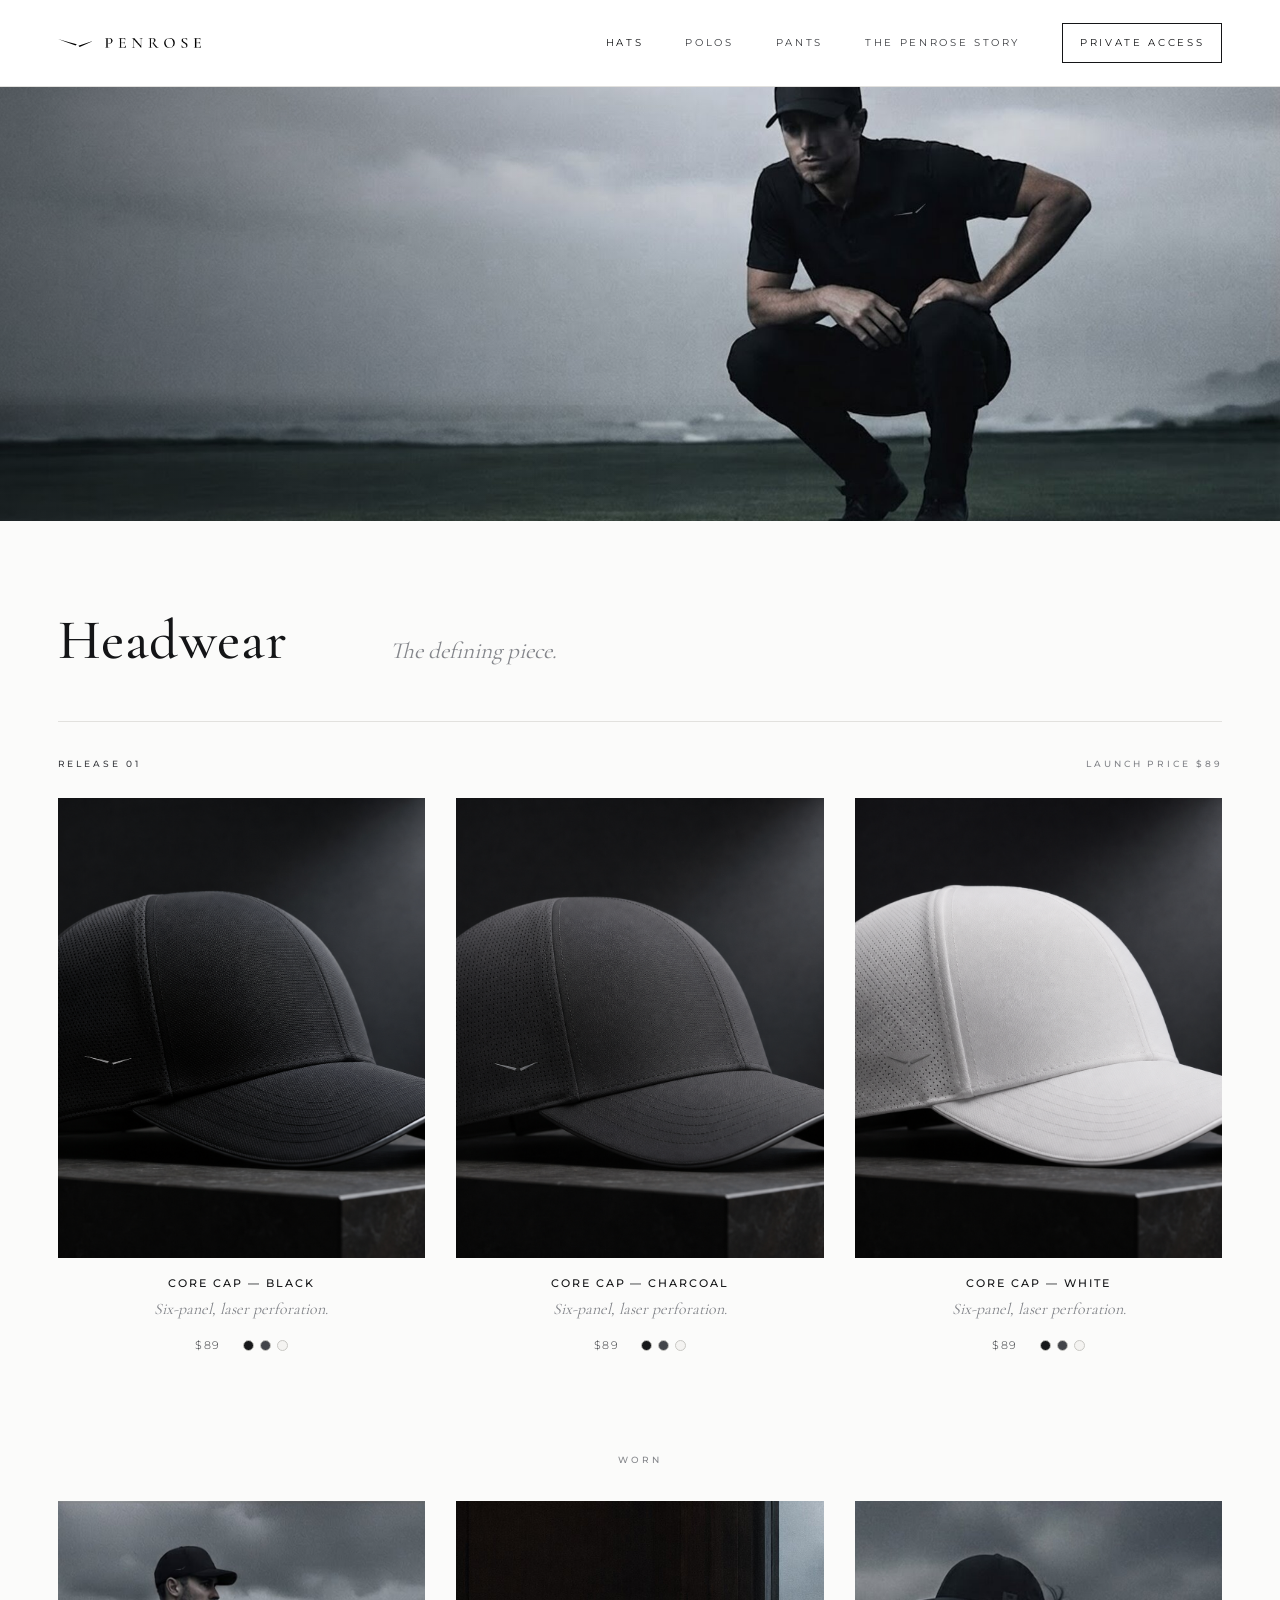
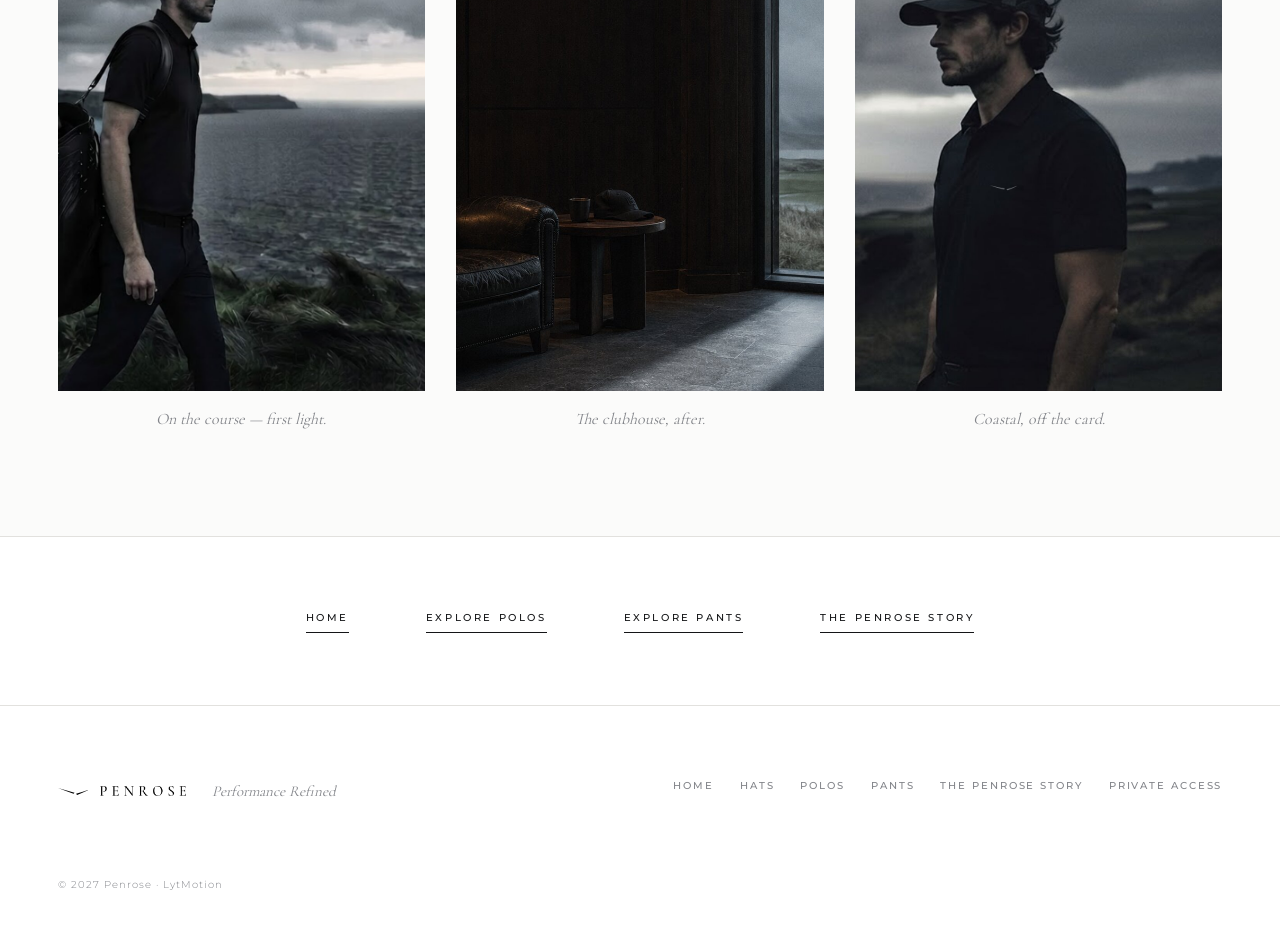
<file: penrose-atelier-final/hats.html>
<!doctype html><html lang="en"><head><script>document.documentElement.classList.add("js")</script><meta charset="utf-8"><meta name="viewport" content="width=device-width,initial-scale=1"><title>Headwear — PENROSE</title><meta name="description" content="The defining piece."><link rel="stylesheet" href="assets/css/style.css"></head><body><header class="nav"><div class="nav-inner"><a class="brand" href="index.html"><img class="wing" src="assets/img/penrose-wing-master.svg" alt=""><img class="wordmark" src="assets/img/penrose-wordmark-master.png" alt="PENROSE"></a><button class="menu-btn" aria-expanded="false">Menu</button><nav class="nav-links"><a href="hats.html" class="active">Hats</a><a href="polos.html">Polos</a><a href="pants.html">Pants</a><a href="story.html">The Penrose Story</a><a class="nav-access" href="access.html">Private Access</a></nav></div></header><main>
<section class="banner"><img src="assets/img/putt.jpg" alt="" style="object-position:center 28%"></section>
<section class="intro"><h1>Headwear</h1><p class="lede">The defining piece.</p></section>
<div class="wrap"><div class="hairline"></div></div>
<div class="grid-head" style="padding-top:34px"><span class="eyebrow">Release 01</span><span class="eyebrow" style="color:var(--grey)">Launch price $89</span></div>
<section class="products reveal"><article class="product"><div class="ph"><img src="assets/img/cap-black.png" alt="Core Cap — Black"></div><div class="p-body"><h3>Core Cap — Black</h3><p class="sub">Six-panel, laser perforation.</p><div class="p-meta"><span class="p-price">$89</span><span class="dots"><span class="dot" style="background:#17181a"></span><span class="dot" style="background:#43454a"></span><span class="dot" style="background:#f4f3f1"></span></span></div></div></article><article class="product"><div class="ph"><img src="assets/img/cap-charcoal.png" alt="Core Cap — Charcoal"></div><div class="p-body"><h3>Core Cap — Charcoal</h3><p class="sub">Six-panel, laser perforation.</p><div class="p-meta"><span class="p-price">$89</span><span class="dots"><span class="dot" style="background:#17181a"></span><span class="dot" style="background:#43454a"></span><span class="dot" style="background:#f4f3f1"></span></span></div></div></article><article class="product"><div class="ph"><img src="assets/img/cap-white.png" alt="Core Cap — White"></div><div class="p-body"><h3>Core Cap — White</h3><p class="sub">Six-panel, laser perforation.</p><div class="p-meta"><span class="p-price">$89</span><span class="dots"><span class="dot" style="background:#17181a"></span><span class="dot" style="background:#43454a"></span><span class="dot" style="background:#f4f3f1"></span></span></div></div></article></section>
<div class="trio-head"><span class="eyebrow">Worn</span></div>
<section class="trio reveal"><figure class="moment"><span class="frame"><img src="assets/img/hero.jpg" alt="Golfer in a Penrose cap walking a coastal links"></span><figcaption>On the course — first light.</figcaption></figure><figure class="moment"><span class="frame"><img src="assets/img/clubhouse.jpg" alt="Quiet clubhouse room overlooking the links"></span><figcaption>The clubhouse, after.</figcaption></figure><figure class="moment"><span class="frame"><img src="assets/img/portrait.jpg" alt="Penrose cap worn at the cliff edge"></span><figcaption>Coastal, off the card.</figcaption></figure></section>
<section class="cross"><div class="cross-inner"><a class="tlink" href="index.html">Home</a><a class="tlink" href="polos.html">Explore Polos</a><a class="tlink" href="pants.html">Explore Pants</a><a class="tlink" href="story.html">The Penrose Story</a></div></section></main><footer><div class="foot-inner"><div class="foot-brand"><img class="wing" src="assets/img/penrose-wing-master.svg" alt=""><img class="wordmark" src="assets/img/penrose-wordmark-master.png" alt="PENROSE"><p>Performance Refined</p></div><nav class="foot-nav"><a href="index.html">Home</a><a href="hats.html">Hats</a><a href="polos.html">Polos</a><a href="pants.html">Pants</a><a href="story.html">The Penrose Story</a><a href="access.html">Private Access</a></nav></div><p class="foot-legal">© 2027 Penrose · LytMotion</p></footer><script src="assets/js/site.js"></script></body></html>
</file>
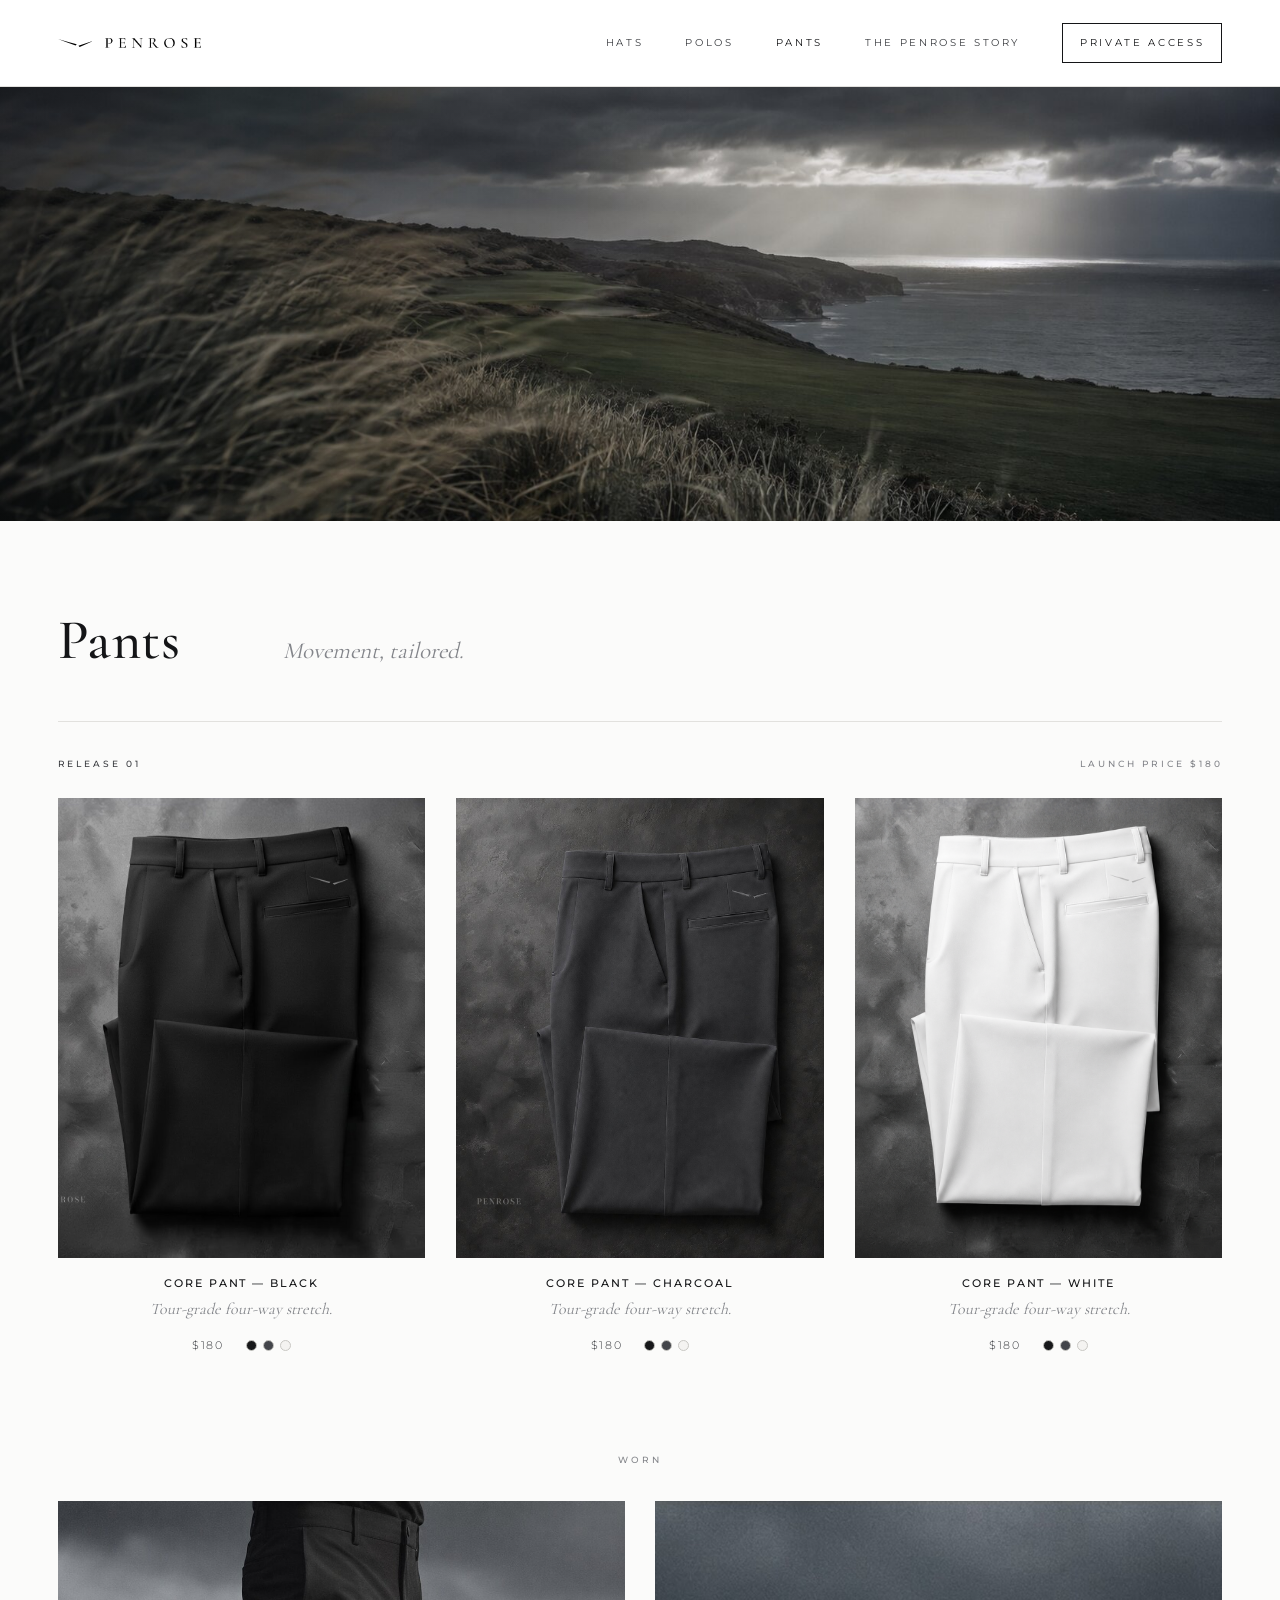
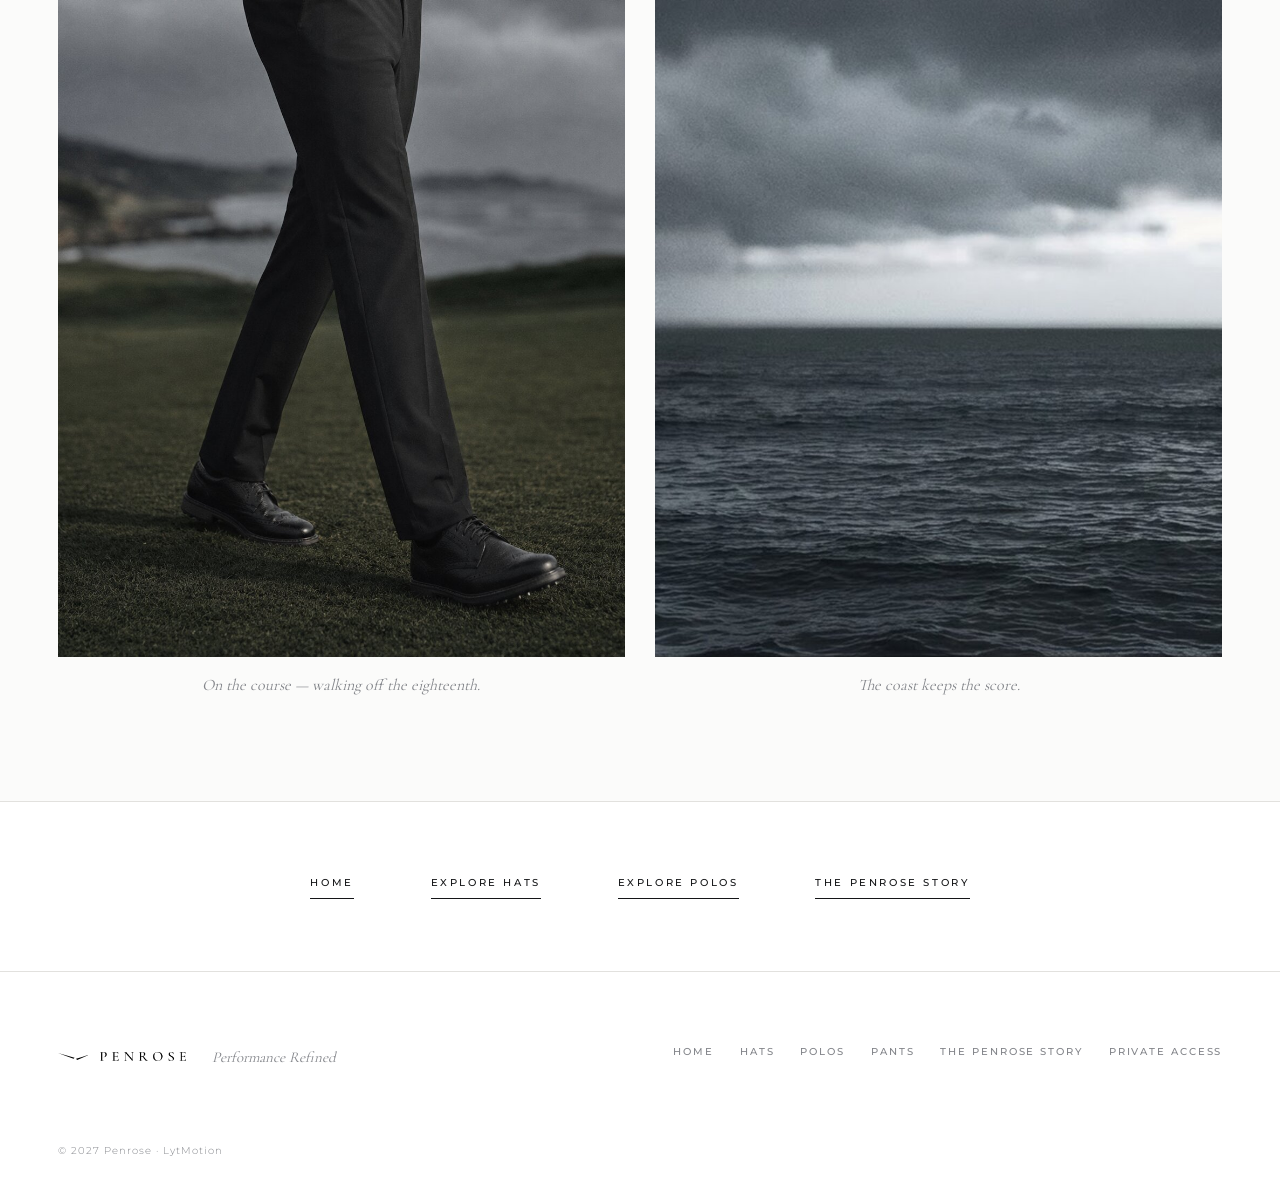
<file: penrose-atelier-final/pants.html>
<!doctype html><html lang="en"><head><script>document.documentElement.classList.add("js")</script><meta charset="utf-8"><meta name="viewport" content="width=device-width,initial-scale=1"><title>Pants — PENROSE</title><meta name="description" content="Movement, tailored."><link rel="stylesheet" href="assets/css/style.css"></head><body><header class="nav"><div class="nav-inner"><a class="brand" href="index.html"><img class="wing" src="assets/img/penrose-wing-master.svg" alt=""><img class="wordmark" src="assets/img/penrose-wordmark-master.png" alt="PENROSE"></a><button class="menu-btn" aria-expanded="false">Menu</button><nav class="nav-links"><a href="hats.html">Hats</a><a href="polos.html">Polos</a><a href="pants.html" class="active">Pants</a><a href="story.html">The Penrose Story</a><a class="nav-access" href="access.html">Private Access</a></nav></div></header><main>
<section class="banner"><img src="assets/img/wind.jpg" alt="" style="object-position:center 55%"></section>
<section class="intro"><h1>Pants</h1><p class="lede">Movement, tailored.</p></section>
<div class="wrap"><div class="hairline"></div></div>
<div class="grid-head" style="padding-top:34px"><span class="eyebrow">Release 01</span><span class="eyebrow" style="color:var(--grey)">Launch price $180</span></div>
<section class="products reveal"><article class="product"><div class="ph"><img src="assets/img/trouser.jpg" alt="Core Pant — Black"></div><div class="p-body"><h3>Core Pant — Black</h3><p class="sub">Tour-grade four-way stretch.</p><div class="p-meta"><span class="p-price">$180</span><span class="dots"><span class="dot" style="background:#17181a"></span><span class="dot" style="background:#43454a"></span><span class="dot" style="background:#f4f3f1"></span></span></div></div></article><article class="product"><div class="ph"><img src="assets/img/pant-charcoal.jpg" alt="Core Pant — Charcoal"></div><div class="p-body"><h3>Core Pant — Charcoal</h3><p class="sub">Tour-grade four-way stretch.</p><div class="p-meta"><span class="p-price">$180</span><span class="dots"><span class="dot" style="background:#17181a"></span><span class="dot" style="background:#43454a"></span><span class="dot" style="background:#f4f3f1"></span></span></div></div></article><article class="product"><div class="ph"><img src="assets/img/pant-white.png" alt="Core Pant — White"></div><div class="p-body"><h3>Core Pant — White</h3><p class="sub">Tour-grade four-way stretch.</p><div class="p-meta"><span class="p-price">$180</span><span class="dots"><span class="dot" style="background:#17181a"></span><span class="dot" style="background:#43454a"></span><span class="dot" style="background:#f4f3f1"></span></span></div></div></article></section>
<div class="trio-head"><span class="eyebrow">Worn</span></div>
<section class="trio reveal"><figure class="moment"><span class="frame"><img src="assets/img/worn-trouser.jpg" alt="Penrose pant in motion"></span><figcaption>On the course — walking off the eighteenth.</figcaption></figure><figure class="moment"><span class="frame"><img src="assets/img/sea.jpg" alt="Dark coastal water at dusk"></span><figcaption>The coast keeps the score.</figcaption></figure></section>
<section class="cross"><div class="cross-inner"><a class="tlink" href="index.html">Home</a><a class="tlink" href="hats.html">Explore Hats</a><a class="tlink" href="polos.html">Explore Polos</a><a class="tlink" href="story.html">The Penrose Story</a></div></section></main><footer><div class="foot-inner"><div class="foot-brand"><img class="wing" src="assets/img/penrose-wing-master.svg" alt=""><img class="wordmark" src="assets/img/penrose-wordmark-master.png" alt="PENROSE"><p>Performance Refined</p></div><nav class="foot-nav"><a href="index.html">Home</a><a href="hats.html">Hats</a><a href="polos.html">Polos</a><a href="pants.html">Pants</a><a href="story.html">The Penrose Story</a><a href="access.html">Private Access</a></nav></div><p class="foot-legal">© 2027 Penrose · LytMotion</p></footer><script src="assets/js/site.js"></script></body></html>
</file>
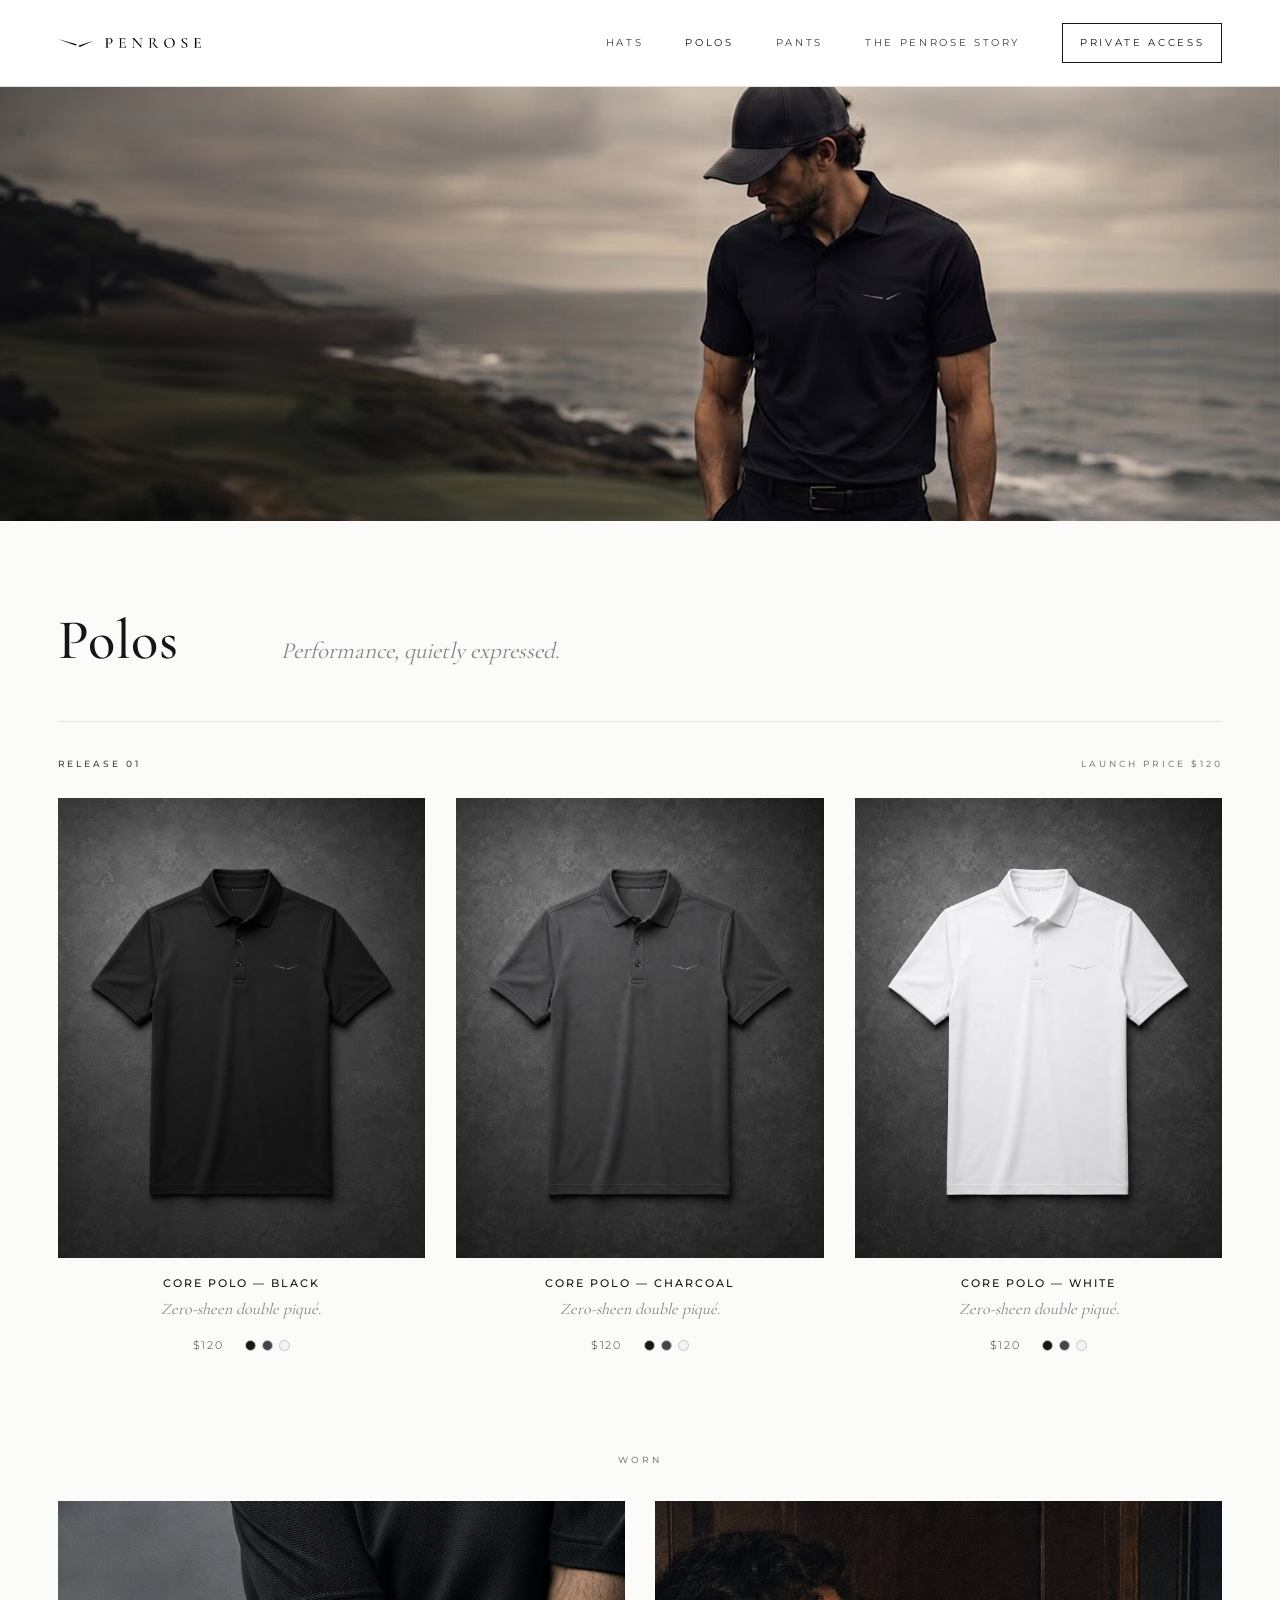
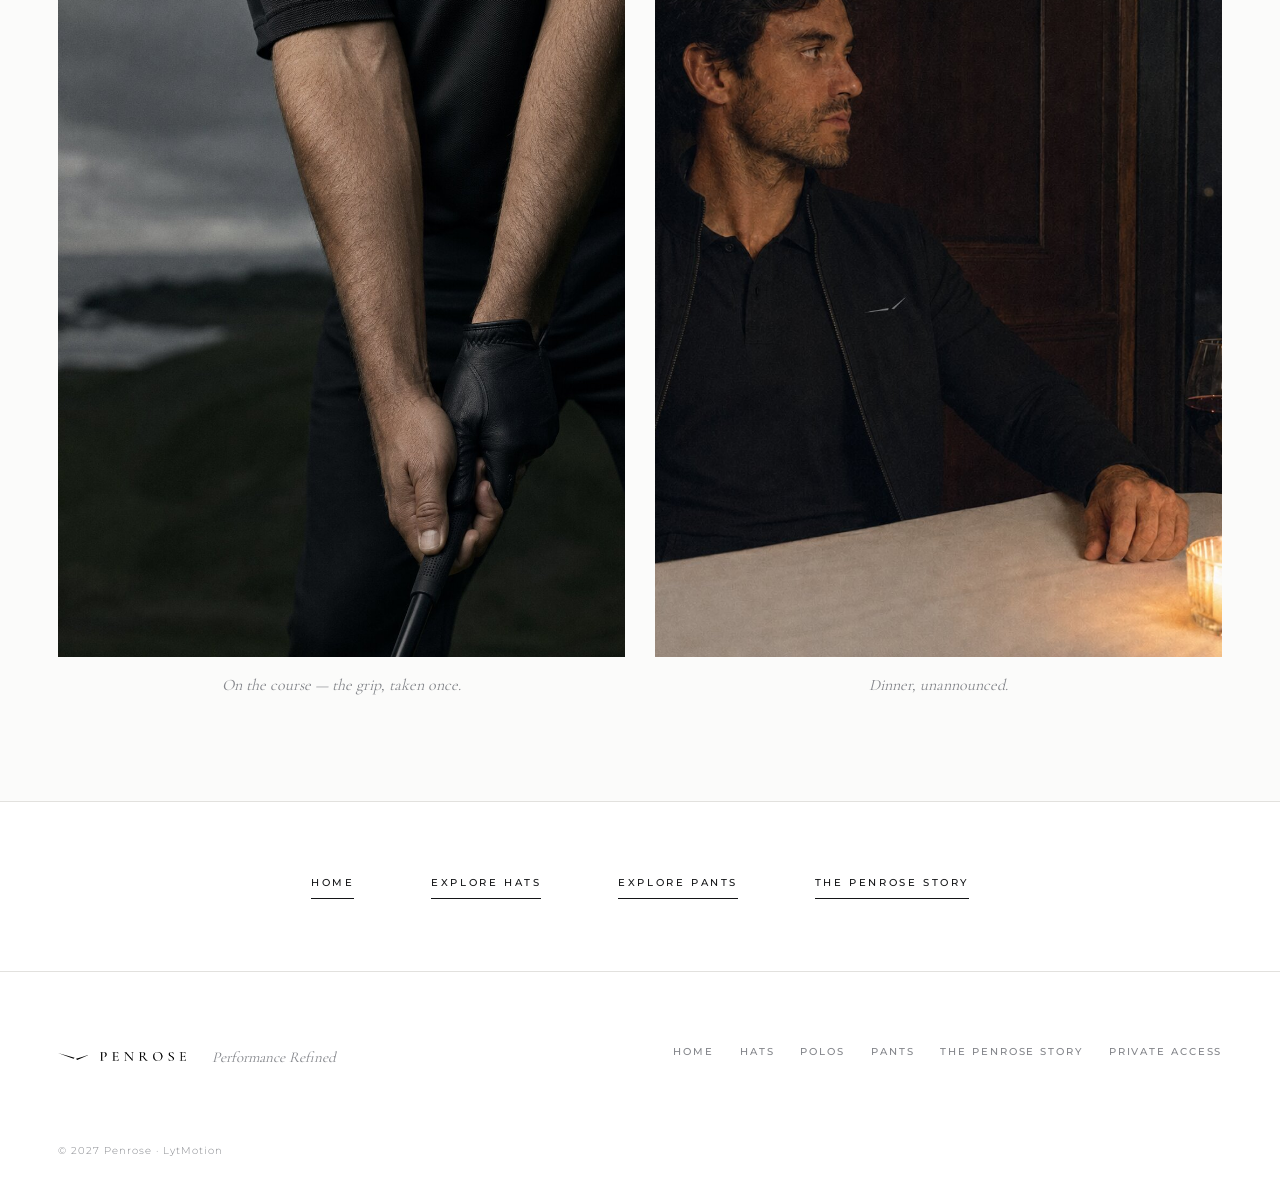
<file: penrose-atelier-final/polos.html>
<!doctype html><html lang="en"><head><script>document.documentElement.classList.add("js")</script><meta charset="utf-8"><meta name="viewport" content="width=device-width,initial-scale=1"><title>Polos — PENROSE</title><meta name="description" content="Performance, quietly expressed."><link rel="stylesheet" href="assets/css/style.css"></head><body><header class="nav"><div class="nav-inner"><a class="brand" href="index.html"><img class="wing" src="assets/img/penrose-wing-master.svg" alt=""><img class="wordmark" src="assets/img/penrose-wordmark-master.png" alt="PENROSE"></a><button class="menu-btn" aria-expanded="false">Menu</button><nav class="nav-links"><a href="hats.html">Hats</a><a href="polos.html" class="active">Polos</a><a href="pants.html">Pants</a><a href="story.html">The Penrose Story</a><a class="nav-access" href="access.html">Private Access</a></nav></div></header><main>
<section class="banner"><img src="assets/img/worn-polo.jpg" alt="" style="object-position:center 18%"></section>
<section class="intro"><h1>Polos</h1><p class="lede">Performance, quietly expressed.</p></section>
<div class="wrap"><div class="hairline"></div></div>
<div class="grid-head" style="padding-top:34px"><span class="eyebrow">Release 01</span><span class="eyebrow" style="color:var(--grey)">Launch price $120</span></div>
<section class="products reveal"><article class="product"><div class="ph"><img src="assets/img/polo.jpg" alt="Core Polo — Black"></div><div class="p-body"><h3>Core Polo — Black</h3><p class="sub">Zero-sheen double piqué.</p><div class="p-meta"><span class="p-price">$120</span><span class="dots"><span class="dot" style="background:#17181a"></span><span class="dot" style="background:#43454a"></span><span class="dot" style="background:#f4f3f1"></span></span></div></div></article><article class="product"><div class="ph"><img src="assets/img/polo-charcoal.png" alt="Core Polo — Charcoal"></div><div class="p-body"><h3>Core Polo — Charcoal</h3><p class="sub">Zero-sheen double piqué.</p><div class="p-meta"><span class="p-price">$120</span><span class="dots"><span class="dot" style="background:#17181a"></span><span class="dot" style="background:#43454a"></span><span class="dot" style="background:#f4f3f1"></span></span></div></div></article><article class="product"><div class="ph"><img src="assets/img/polo-white.png" alt="Core Polo — White"></div><div class="p-body"><h3>Core Polo — White</h3><p class="sub">Zero-sheen double piqué.</p><div class="p-meta"><span class="p-price">$120</span><span class="dots"><span class="dot" style="background:#17181a"></span><span class="dot" style="background:#43454a"></span><span class="dot" style="background:#f4f3f1"></span></span></div></div></article></section>
<div class="trio-head"><span class="eyebrow">Worn</span></div>
<section class="trio reveal"><figure class="moment"><span class="frame"><img src="assets/img/glove.jpg" alt="Address position in a Penrose polo"></span><figcaption>On the course — the grip, taken once.</figcaption></figure><figure class="moment"><span class="frame"><img src="assets/img/dinner.jpg" alt="Penrose polo at a candlelit table"></span><figcaption>Dinner, unannounced.</figcaption></figure></section>
<section class="cross"><div class="cross-inner"><a class="tlink" href="index.html">Home</a><a class="tlink" href="hats.html">Explore Hats</a><a class="tlink" href="pants.html">Explore Pants</a><a class="tlink" href="story.html">The Penrose Story</a></div></section></main><footer><div class="foot-inner"><div class="foot-brand"><img class="wing" src="assets/img/penrose-wing-master.svg" alt=""><img class="wordmark" src="assets/img/penrose-wordmark-master.png" alt="PENROSE"><p>Performance Refined</p></div><nav class="foot-nav"><a href="index.html">Home</a><a href="hats.html">Hats</a><a href="polos.html">Polos</a><a href="pants.html">Pants</a><a href="story.html">The Penrose Story</a><a href="access.html">Private Access</a></nav></div><p class="foot-legal">© 2027 Penrose · LytMotion</p></footer><script src="assets/js/site.js"></script></body></html>
</file>
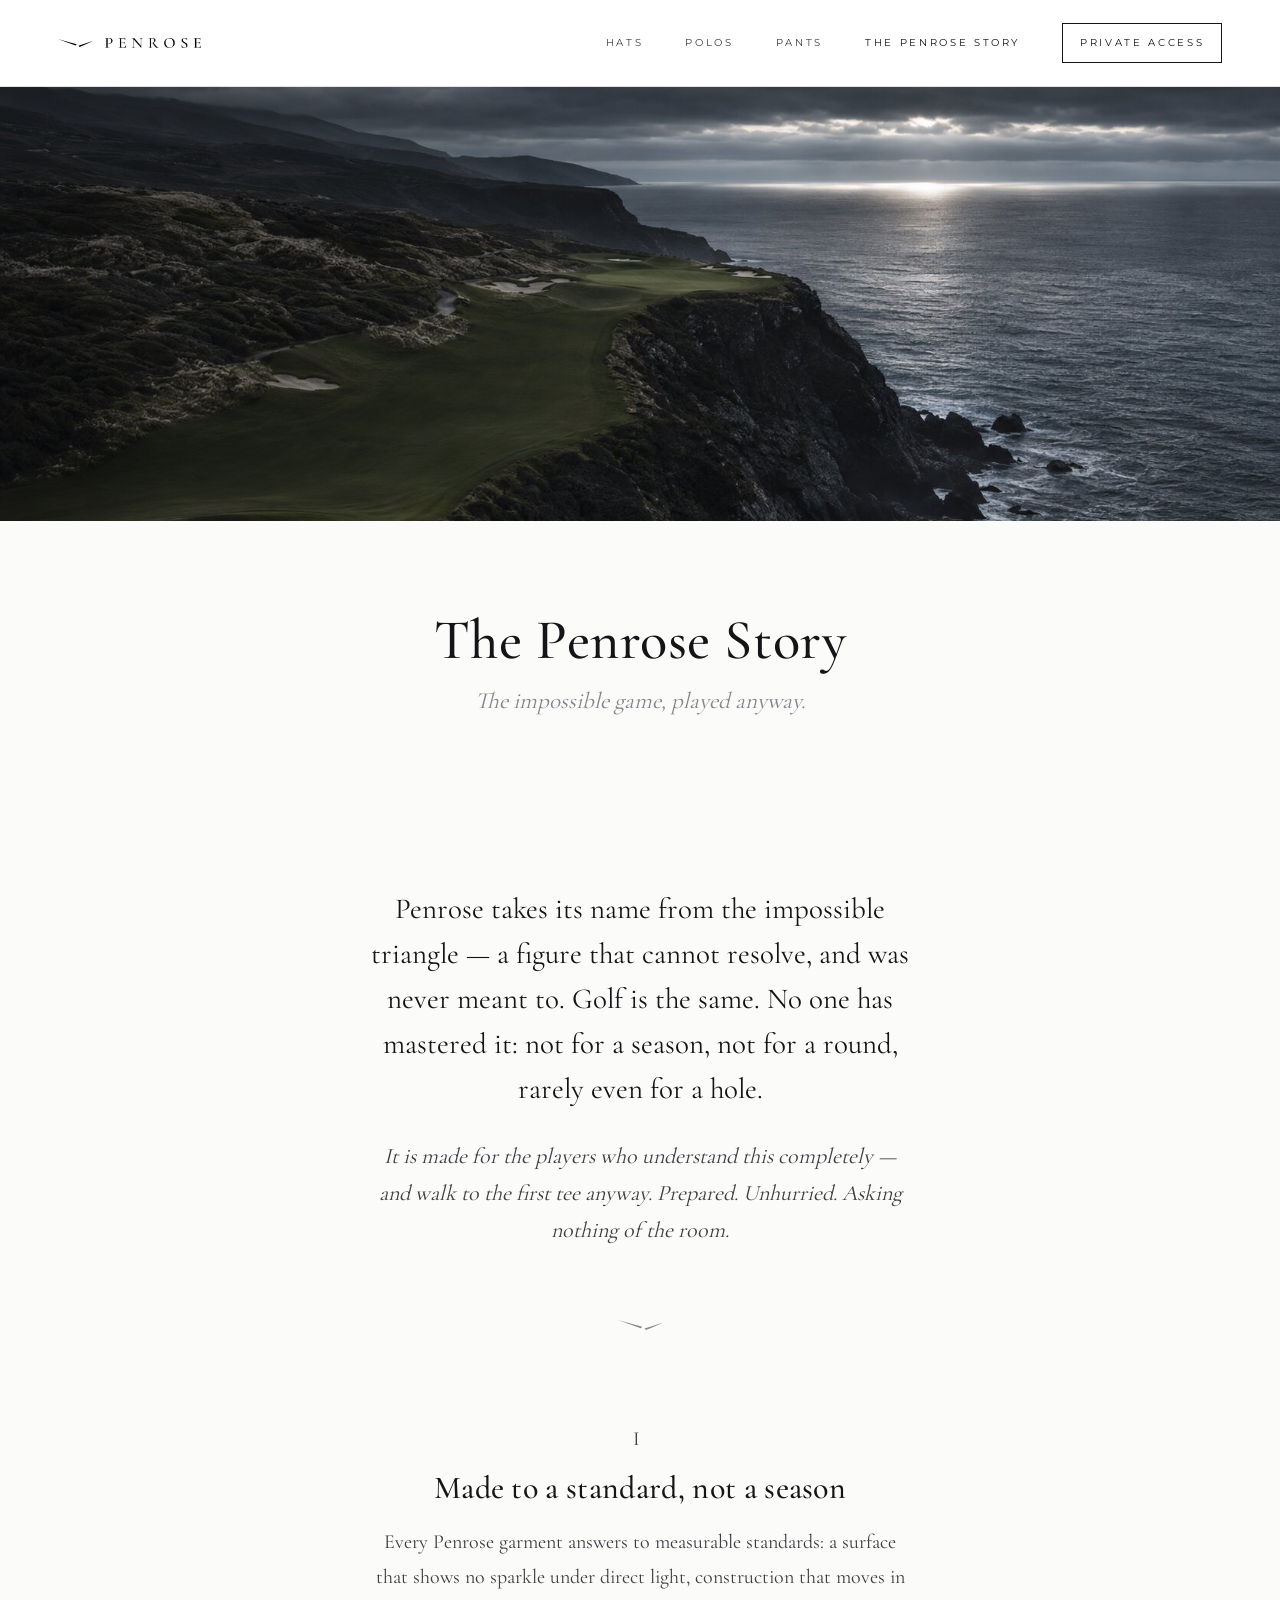
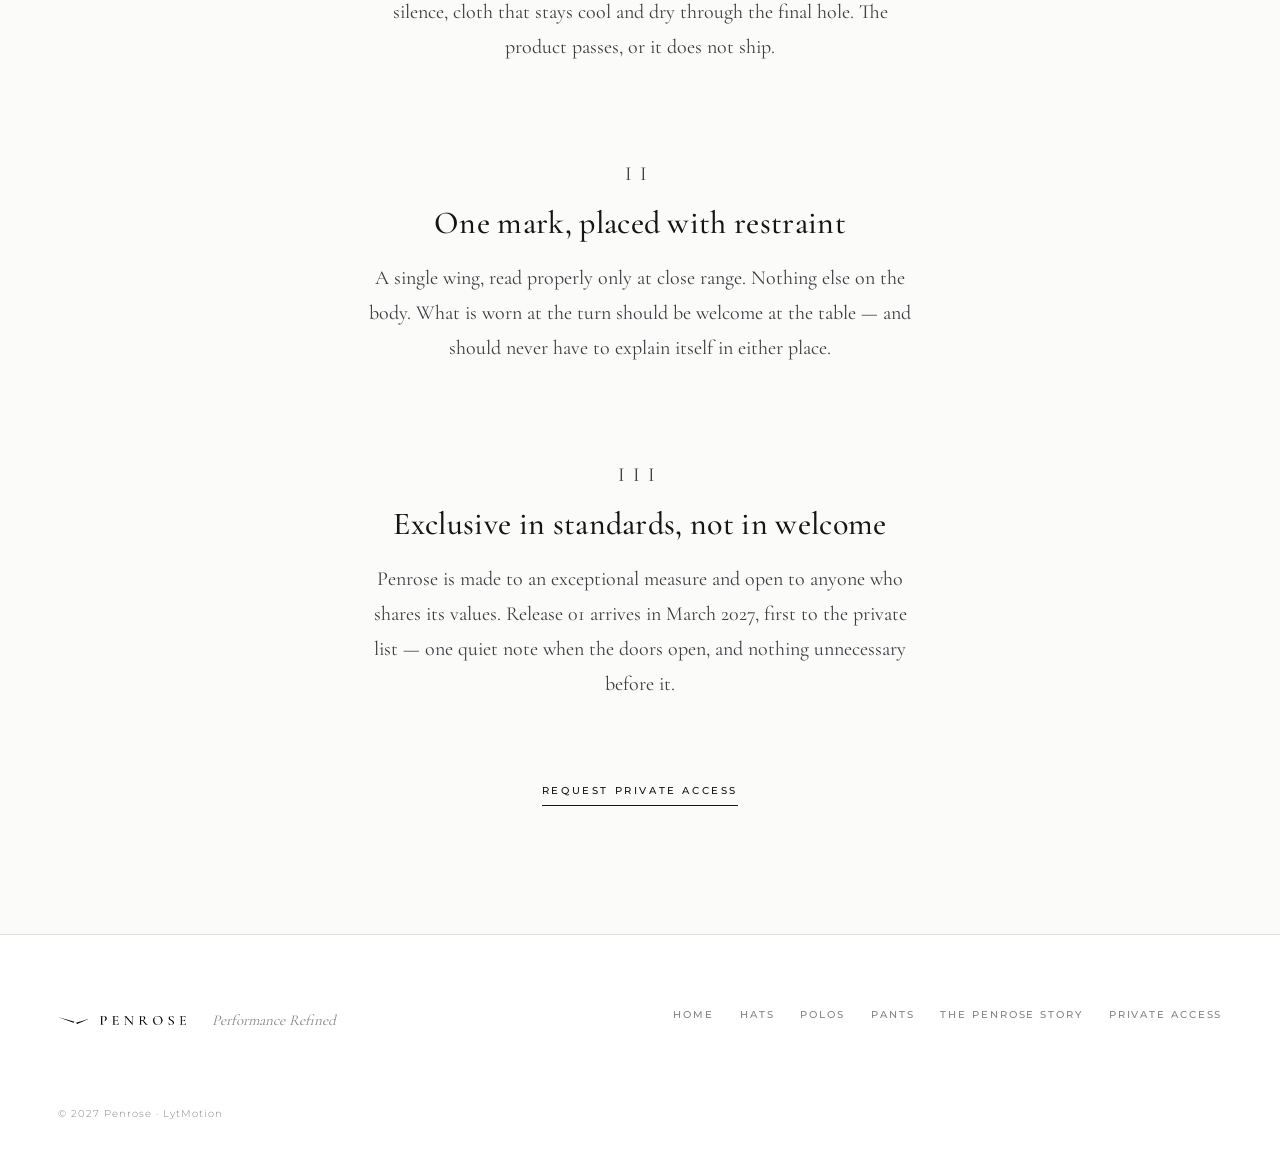
<file: penrose-atelier-final/story.html>
<!doctype html><html lang="en"><head><script>document.documentElement.classList.add("js")</script><meta charset="utf-8"><meta name="viewport" content="width=device-width,initial-scale=1"><title>The Penrose Story — PENROSE</title><meta name="description" content="The impossible game, played anyway. The standard behind Penrose."><link rel="stylesheet" href="assets/css/style.css"></head><body><header class="nav"><div class="nav-inner"><a class="brand" href="index.html"><img class="wing" src="assets/img/penrose-wing-master.svg" alt=""><img class="wordmark" src="assets/img/penrose-wordmark-master.png" alt="PENROSE"></a><button class="menu-btn" aria-expanded="false">Menu</button><nav class="nav-links"><a href="hats.html">Hats</a><a href="polos.html">Polos</a><a href="pants.html">Pants</a><a href="story.html" class="active">The Penrose Story</a><a class="nav-access" href="access.html">Private Access</a></nav></div></header><main>
<section class="banner"><img src="assets/img/aerial.jpg" alt="A links course cut into sea cliffs" style="object-position:center 45%"></section>
<section class="intro" style="grid-template-columns:1fr;text-align:center;gap:10px"><h1>The Penrose Story</h1><p class="lede">The impossible game, played anyway.</p></section>
<section class="manifesto">
<p class="open">Penrose takes its name from the impossible triangle — a figure that cannot resolve, and was never meant to. Golf is the same. No one has mastered it: not for a season, not for a round, rarely even for a hole.</p>
<p class="follow">It is made for the players who understand this completely — and walk to the first tee anyway. Prepared. Unhurried. Asking nothing of the room.</p>
<div class="wing-div"><img src="assets/img/penrose-wing-master.svg" alt=""></div>
<div class="chapter"><p class="num">I</p><h2>Made to a standard, not a season</h2>
<p>Every Penrose garment answers to measurable standards: a surface that shows no sparkle under direct light, construction that moves in silence, cloth that stays cool and dry through the final hole. The product passes, or it does not ship.</p></div>
<div class="chapter"><p class="num">II</p><h2>One mark, placed with restraint</h2>
<p>A single wing, read properly only at close range. Nothing else on the body. What is worn at the turn should be welcome at the table — and should never have to explain itself in either place.</p></div>
<div class="chapter"><p class="num">III</p><h2>Exclusive in standards, not in welcome</h2>
<p>Penrose is made to an exceptional measure and open to anyone who shares its values. Release 01 arrives in March 2027, first to the private list — one quiet note when the doors open, and nothing unnecessary before it.</p></div>
<a class="tlink" href="access.html">Request Private Access</a>
</section>
</main><footer><div class="foot-inner"><div class="foot-brand"><img class="wing" src="assets/img/penrose-wing-master.svg" alt=""><img class="wordmark" src="assets/img/penrose-wordmark-master.png" alt="PENROSE"><p>Performance Refined</p></div><nav class="foot-nav"><a href="index.html">Home</a><a href="hats.html">Hats</a><a href="polos.html">Polos</a><a href="pants.html">Pants</a><a href="story.html">The Penrose Story</a><a href="access.html">Private Access</a></nav></div><p class="foot-legal">© 2027 Penrose · LytMotion</p></footer><script src="assets/js/site.js"></script></body></html>
</file>
<file: penrose-atelier-final/assets/css/style.css>
/* PENROSE — concept 01 · coastal editorial · white ground */

@font-face{font-family:'Cormorant Garamond';src:url('../fonts/cormorant-garamond-latin-400-normal.woff2') format('woff2');font-weight:400;font-display:swap}
@font-face{font-family:'Cormorant Garamond';src:url('../fonts/cormorant-garamond-latin-500-normal.woff2') format('woff2');font-weight:500;font-display:swap}
@font-face{font-family:'Cormorant Garamond';src:url('../fonts/cormorant-garamond-latin-600-normal.woff2') format('woff2');font-weight:600;font-display:swap}
@font-face{font-family:'Montserrat';src:url('../fonts/montserrat-latin-300-normal.woff2') format('woff2');font-weight:300;font-display:swap}
@font-face{font-family:'Montserrat';src:url('../fonts/montserrat-latin-400-normal.woff2') format('woff2');font-weight:400;font-display:swap}
@font-face{font-family:'Montserrat';src:url('../fonts/montserrat-latin-500-normal.woff2') format('woff2');font-weight:500;font-display:swap}

:root{
  --white:#ffffff; --paper:#fbfbfa; --stone:#efedea; --mist:#e3e1dd;
  --line:#e2e1de; --ink:#141517; --charcoal:#3c3e42; --grey:#83858a;
  --serif:'Cormorant Garamond',Georgia,serif; --sans:'Montserrat',Arial,sans-serif;
  --pad:clamp(22px,4.5vw,72px); --ease:cubic-bezier(.25,.8,.25,1);
}
*{box-sizing:border-box;margin:0;padding:0}
html{scroll-behavior:smooth;background:var(--white)}
body{font:300 15px/1.75 var(--sans);color:var(--charcoal);background:var(--paper);-webkit-font-smoothing:antialiased}
body.locked{overflow:hidden}
img{display:block;width:100%}
a{color:inherit;text-decoration:none}
button,input{font:inherit}
h1,h2,h3{font-family:var(--serif);font-weight:500;color:var(--ink);line-height:1.08;letter-spacing:.01em}
.eyebrow{font-family:var(--sans);font-size:9px;font-weight:500;letter-spacing:.32em;text-transform:uppercase;color:var(--grey)}
.hairline{height:1px;background:var(--line)}
.wrap{max-width:1360px;margin:0 auto;padding:0 var(--pad)}

/* ---- text link, no arrows ---- */
.tlink{display:inline-block;font-family:var(--sans);font-size:10px;font-weight:500;letter-spacing:.26em;text-transform:uppercase;color:var(--ink);border-bottom:1px solid var(--ink);padding-bottom:6px;transition:opacity .35s}
.tlink:hover{opacity:.55}

/* ---- navigation ---- */
.nav{position:sticky;top:0;z-index:60;background:rgba(255,255,255,.96);backdrop-filter:blur(14px);border-bottom:1px solid var(--line)}
.nav-inner{max-width:1460px;margin:0 auto;padding:0 var(--pad);height:86px;display:flex;align-items:center;justify-content:space-between}
.brand{display:flex;align-items:center;gap:13px}
.brand .wing{width:34px}
.brand .wordmark{width:96px}
.nav-links{display:flex;align-items:center;gap:42px}
.nav-links a{font-family:var(--sans);font-size:9.5px;font-weight:400;letter-spacing:.28em;text-transform:uppercase;color:var(--charcoal);transition:color .3s}
.nav-links a:hover,.nav-links a.active{color:var(--ink)}
.nav-links .nav-access{border:1px solid var(--ink);padding:11px 17px;color:var(--ink)}
.nav-links .nav-access:hover{background:var(--ink);color:#fff}
.menu-btn{display:none;background:none;border:0;font-family:var(--sans);font-size:10px;font-weight:500;letter-spacing:.22em;text-transform:uppercase;color:var(--ink);cursor:pointer;position:relative;z-index:70}

/* ---- cinematic banner ---- */
.banner{position:relative;height:auto;aspect-ratio:2.95/1;min-height:300px;max-height:none;overflow:hidden;background:var(--stone)}
.banner img{height:100%;object-fit:cover}
.banner:after{content:"";position:absolute;inset:0;background:linear-gradient(90deg,rgba(12,13,15,.38),rgba(12,13,15,0) 55%)}
.banner-copy{position:absolute;inset:0;z-index:2;display:flex;flex-direction:column;justify-content:center;padding:0 var(--pad);max-width:560px}
.banner-copy .eyebrow{color:#f0efec;margin-bottom:18px;text-shadow:0 1px 14px rgba(10,10,10,.4)}
.banner-copy h1{color:#fff;font-size:clamp(34px,4vw,56px);font-weight:500;text-shadow:0 2px 22px rgba(10,10,10,.45)}
.banner-copy p{color:#eceae6;font-family:var(--serif);font-size:clamp(19px,1.7vw,24px);font-style:italic;margin-top:12px;text-shadow:0 1px 12px rgba(10,10,10,.5)}
.banner-copy .tlink{color:#fff;border-color:rgba(255,255,255,.75);margin-top:30px;align-self:flex-start}

.banner img{object-position:center 26%}

/* ---- private access strip ---- */
.access-strip{border-bottom:1px solid var(--line);background:var(--paper)}
.access-inner{max-width:1360px;margin:0 auto;padding:44px var(--pad);display:grid;grid-template-columns:1fr auto;gap:34px;align-items:center}
.access-inner h2{font-size:24px}
.access-inner .note{color:var(--grey);font-size:13px;margin-top:6px;max-width:52ch}
.access-form{display:flex;gap:0;min-width:min(420px,100%)}
.access-form input{flex:1;border:1px solid var(--line);border-right:0;background:#fff;padding:14px 16px;font-size:13px;color:var(--ink);outline:none}
.access-form input:focus{border-color:var(--charcoal)}
.access-form button{background:var(--ink);color:#fff;border:1px solid var(--ink);padding:14px 26px;font-size:10px;font-weight:500;letter-spacing:.24em;text-transform:uppercase;cursor:pointer;transition:opacity .3s}
.access-form button:hover{opacity:.85}

/* ---- category entrances ---- */
.cats{max-width:1460px;margin:0 auto;padding:clamp(80px,9vw,130px) var(--pad);display:grid;grid-template-columns:repeat(3,1fr);gap:clamp(26px,3.4vw,52px)}
.cat{display:block}
.cat figure{overflow:hidden;background:var(--stone);aspect-ratio:4/5}
.cat img{height:100%;object-fit:cover;transition:transform 1.4s var(--ease)}
.cat:hover img{transform:scale(1.035)}
.cat-body{padding:30px 2px 0;text-align:center}
.cat-body h2{font-size:30px;margin:12px 0 7px;font-weight:500}
.cat-body p{font-family:var(--serif);font-style:italic;font-size:17px;color:var(--grey)}
.cat-body .tlink{margin-top:20px}

/* ---- lifestyle statement ---- */
.statement{position:relative;height:62vh;min-height:400px;overflow:hidden}
.statement img{height:100%;object-fit:cover}
.statement-copy{position:absolute;inset:0;display:flex;flex-direction:column;justify-content:flex-end;padding:clamp(40px,5vw,70px) var(--pad)}
.statement-copy h2{color:#fff;font-size:clamp(28px,3vw,42px);text-shadow:0 2px 20px rgba(10,10,10,.5)}
.statement-copy p{color:#e9e7e3;font-size:13px;letter-spacing:.08em;margin-top:10px;text-shadow:0 1px 12px rgba(10,10,10,.5)}

/* ---- page intro ---- */
.intro{max-width:1360px;margin:0 auto;padding:clamp(56px,7vw,96px) var(--pad) clamp(30px,4vw,50px);display:grid;grid-template-columns:auto 1fr;gap:8vw;align-items:end}
.intro h1{font-size:clamp(36px,4.4vw,62px)}
.intro .lede{font-family:var(--serif);font-style:italic;font-size:clamp(19px,1.8vw,25px);color:var(--grey)}

/* ---- product grid ---- */
.grid-head{max-width:1360px;margin:0 auto;padding:0 var(--pad) 26px;display:flex;justify-content:space-between;align-items:baseline;gap:20px}
.grid-head .eyebrow{color:var(--charcoal)}
.products{max-width:1440px;margin:0 auto;padding:0 var(--pad) clamp(60px,7vw,100px);display:grid;grid-template-columns:repeat(3,1fr);gap:clamp(18px,2.4vw,34px);row-gap:clamp(44px,4vw,62px)}
.product{display:flex;flex-direction:column}
.product .ph{position:relative;aspect-ratio:4/5;overflow:hidden;background:var(--stone)}
.product .ph img{transition:transform 1.3s var(--ease)}
.product:hover .ph img{transform:scale(1.04)}
.product .ph img{height:100%;object-fit:cover}
.product .ph .tag{position:absolute;top:12px;left:12px;font-family:var(--sans);font-size:8px;font-weight:500;letter-spacing:.22em;text-transform:uppercase;background:rgba(255,255,255,.92);color:var(--ink);padding:6px 10px}
.product .ph .tag.future{background:rgba(20,21,23,.85);color:#fff}
/* concept tile: vector garment silhouette on fabric tone */
.tile{position:absolute;inset:0;display:flex;align-items:center;justify-content:center}
.tile svg{width:56%;height:auto;opacity:.94}
.product .ph .tile .wingmark{position:absolute;width:36px;height:9px;object-fit:contain;opacity:.8}
.p-body{padding:20px 2px 0;text-align:center}
.p-body h3{font-family:var(--sans);font-size:11px;font-weight:500;letter-spacing:.18em;text-transform:uppercase;color:var(--ink)}
.p-body .sub{font-family:var(--serif);font-style:italic;font-size:16px;color:var(--grey);margin-top:5px}
.p-meta{display:flex;justify-content:center;gap:22px;align-items:center;margin-top:13px}
.p-price{font-family:var(--sans);font-size:11px;letter-spacing:.14em;color:var(--charcoal)}
.dots{display:flex;gap:6px}
.dot{width:11px;height:11px;border-radius:50%;border:1px solid #c9c8c4}

/* ---- lifestyle trio ---- */
.trio-head{max-width:1360px;margin:0 auto;padding:0 var(--pad) 30px}
.trio{max-width:1440px;margin:0 auto;padding:0 var(--pad) clamp(70px,8vw,110px);display:grid;grid-template-columns:repeat(auto-fit,minmax(260px,1fr));gap:clamp(18px,2.4vw,34px)}
.moment .frame{display:block;aspect-ratio:3/4;overflow:hidden;background:var(--stone);position:relative}
.moment img{height:100%;object-fit:cover}
.moment figcaption{padding:14px 2px 0;font-family:var(--serif);font-style:italic;font-size:16px;color:var(--grey)}
.moment .placeholder{position:absolute;inset:0;display:flex;flex-direction:column;align-items:center;justify-content:center;gap:14px;border:1px solid var(--line);margin:14px;text-align:center;padding:20px}
.moment .placeholder img{width:30px;height:auto;opacity:.6}
.moment .placeholder span{font-size:9px;letter-spacing:.26em;text-transform:uppercase;color:var(--grey)}

/* ---- cross links ---- */
.cross{border-top:1px solid var(--line);background:var(--paper)}
.cross-inner{max-width:1360px;margin:0 auto;padding:clamp(48px,6vw,72px) var(--pad);display:flex;gap:clamp(28px,6vw,80px);flex-wrap:wrap}

/* ---- story ---- */
.prose{max-width:720px;margin:0 auto;padding:clamp(60px,8vw,100px) var(--pad)}
.prose h2{font-size:clamp(26px,3vw,36px);margin:54px 0 18px}
.prose p{font-size:15.5px;line-height:1.95;color:var(--charcoal);margin-bottom:18px}
.prose .drop{font-family:var(--serif);font-size:clamp(21px,2.2vw,27px);line-height:1.6;color:var(--ink)}

/* ---- footer ---- */
footer{border-top:1px solid var(--line);margin-top:0}
.foot-inner{max-width:1360px;margin:0 auto;padding:clamp(48px,6vw,72px) var(--pad);display:grid;grid-template-columns:1fr auto;gap:40px;align-items:start}
.foot-brand{display:flex;align-items:center;gap:12px}
.foot-brand .wing{width:30px}
.foot-brand .wordmark{width:86px}
.foot-brand p{font-family:var(--serif);font-style:italic;color:var(--grey);font-size:15px;margin-left:14px}
.foot-nav{display:flex;gap:26px;flex-wrap:wrap}
.foot-nav a{font-size:9.5px;font-weight:500;letter-spacing:.2em;text-transform:uppercase;color:var(--grey)}
.foot-nav a:hover{color:var(--ink)}
.foot-legal{max-width:1360px;margin:0 auto;padding:0 var(--pad) 40px;color:var(--grey);font-size:10px;letter-spacing:.1em}

/* ---- mobile ---- */
html.js .menu-btn{display:none}
@media(max-width:880px){
  html.js .menu-btn{display:block}
  html.js .nav-links{position:fixed;inset:0;height:100vh;height:100dvh;z-index:65;background:var(--white);flex-direction:column;justify-content:center;gap:30px;opacity:0;visibility:hidden;transform:translateY(-8px);transition:.4s var(--ease)}
  html.js body.locked .nav-links{opacity:1;visibility:visible;transform:none}
  html:not(.js) .nav-links{gap:16px;flex-wrap:wrap;justify-content:flex-end}
  .nav-links a{font-family:var(--serif);font-size:21px;letter-spacing:.08em;text-transform:none;font-weight:500}
  .nav-links .nav-access{border:0;padding:0;color:var(--grey)}
  .nav-inner{height:64px}
  .brand .wing{width:26px}.brand .wordmark{width:72px}
  .banner{height:auto;min-height:0;aspect-ratio:2.1/1}
  .banner.short{height:34vh;min-height:250px}
  .access-inner{grid-template-columns:1fr;gap:20px;padding:36px var(--pad)}
  .cats{grid-template-columns:1fr;gap:44px}
  .products{grid-template-columns:repeat(2,1fr)}
  .trio{grid-template-columns:1fr;gap:36px}
  .intro{grid-template-columns:1fr;gap:12px;align-items:start}
  .statement{height:48vh}
  .foot-inner{grid-template-columns:1fr}
}
@media(prefers-reduced-motion:reduce){*{transition:none!important;animation:none!important;scroll-behavior:auto!important}}

.section-head{max-width:1360px;margin:0 auto;padding:clamp(64px,8vw,104px) var(--pad) 34px;text-align:center}
.section-head .eyebrow{display:block;margin-bottom:14px}
.section-head h2{font-size:clamp(28px,3vw,40px)}
html.js .reveal{opacity:0;transform:translateY(26px);transition:opacity .9s var(--ease),transform .9s var(--ease)}
html.js .reveal.in{opacity:1;transform:none}
.moment figcaption{text-align:center}
.trio-head{text-align:center}
.grid-head{padding-top:38px}
footer{background:var(--white)}
.cross{background:var(--white)}
.cross-inner{justify-content:center}
@media(prefers-reduced-motion:reduce){html.js .reveal{opacity:1;transform:none}}

/* ---- story manifesto ---- */
.manifesto{max-width:660px;margin:0 auto;padding:clamp(70px,9vw,120px) var(--pad) clamp(80px,10vw,130px);text-align:center}
.manifesto .open{font-family:var(--serif);font-size:clamp(22px,2.4vw,29px);line-height:1.55;color:var(--ink);font-weight:400}
.manifesto .follow{font-family:var(--serif);font-size:clamp(18px,1.8vw,22px);line-height:1.7;color:var(--charcoal);margin-top:26px;font-style:italic}
.manifesto .chapter{margin-top:clamp(64px,8vw,92px)}
.manifesto .num{font-family:var(--serif);font-size:15px;letter-spacing:.4em;color:var(--grey)}
.manifesto h2{font-size:clamp(24px,2.6vw,32px);margin:14px 0 20px;font-weight:500}
.manifesto .chapter p{font-family:var(--serif);font-size:clamp(17px,1.7vw,20px);line-height:1.75;color:var(--charcoal)}
.wing-div{display:flex;justify-content:center;margin:clamp(50px,6vw,70px) 0 0}
.wing-div img{width:44px;opacity:.45}
.manifesto .tlink{margin-top:clamp(56px,7vw,80px)}
</file>
